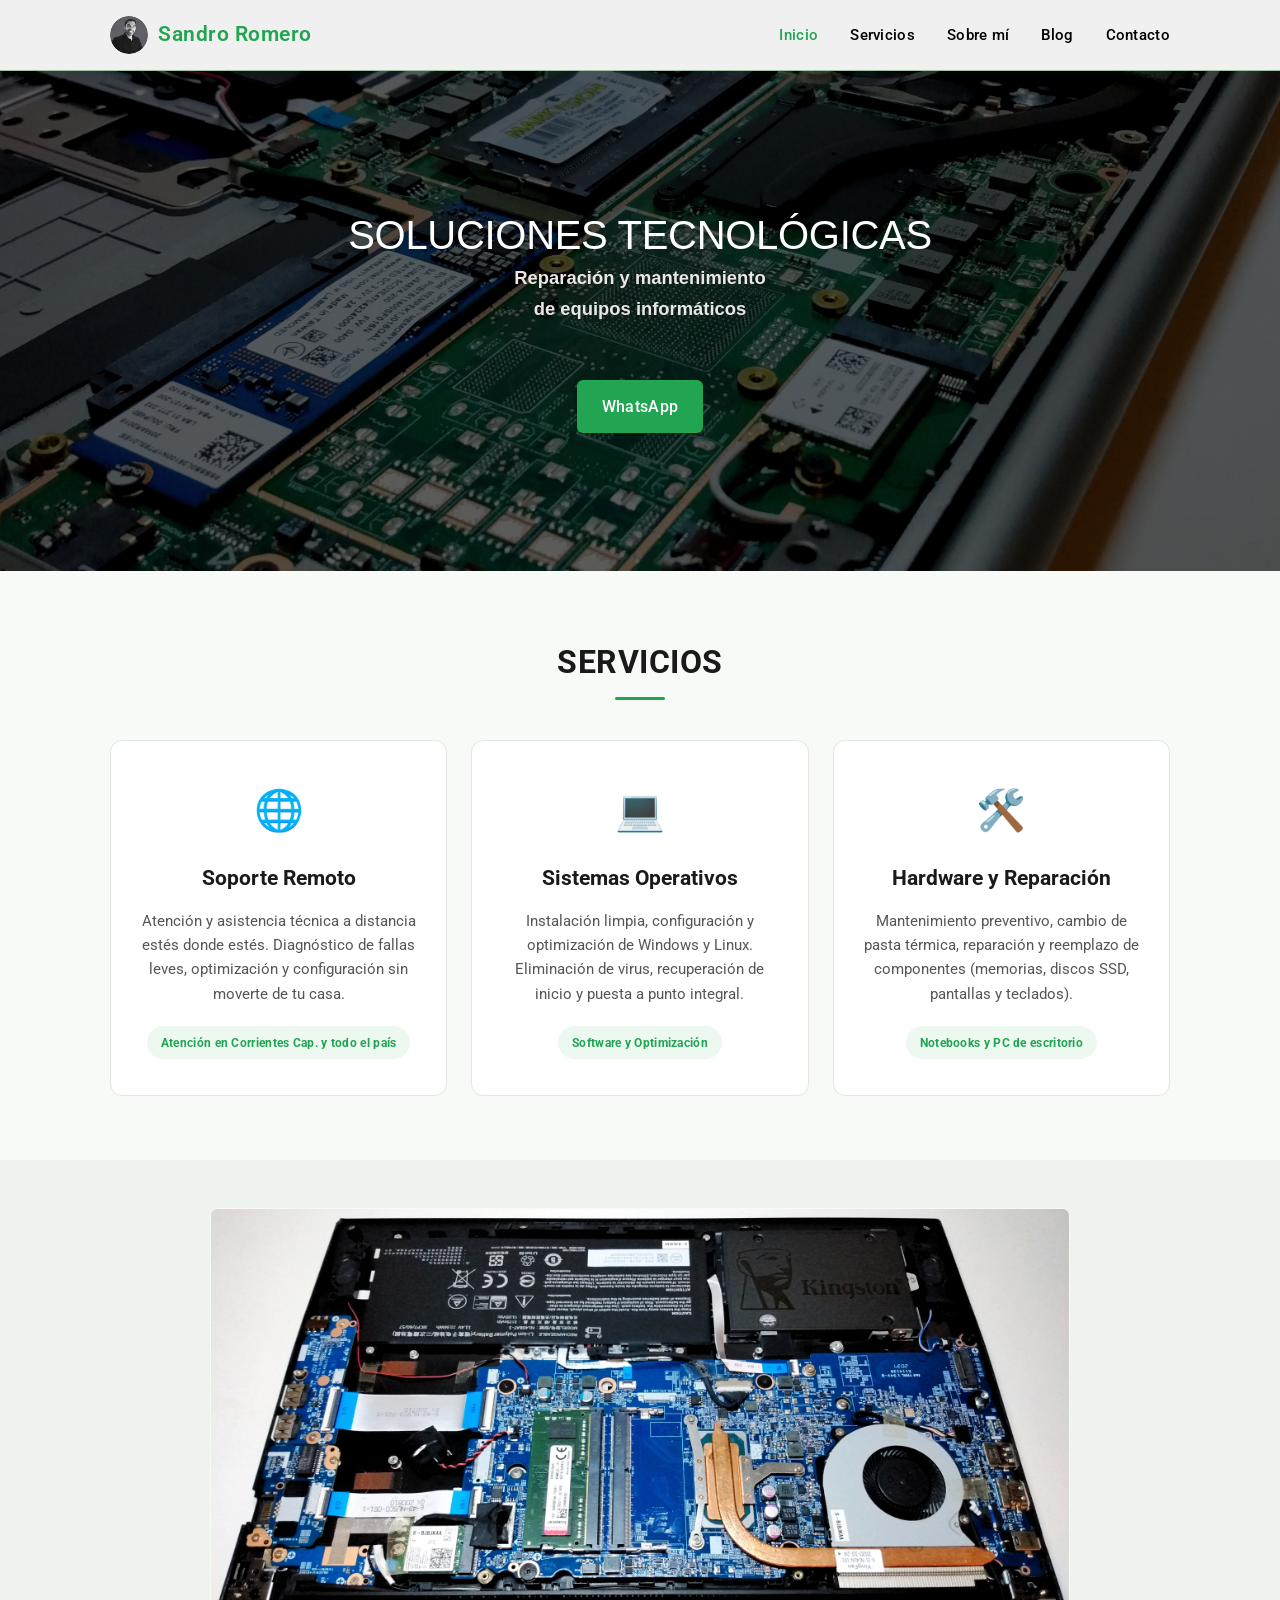
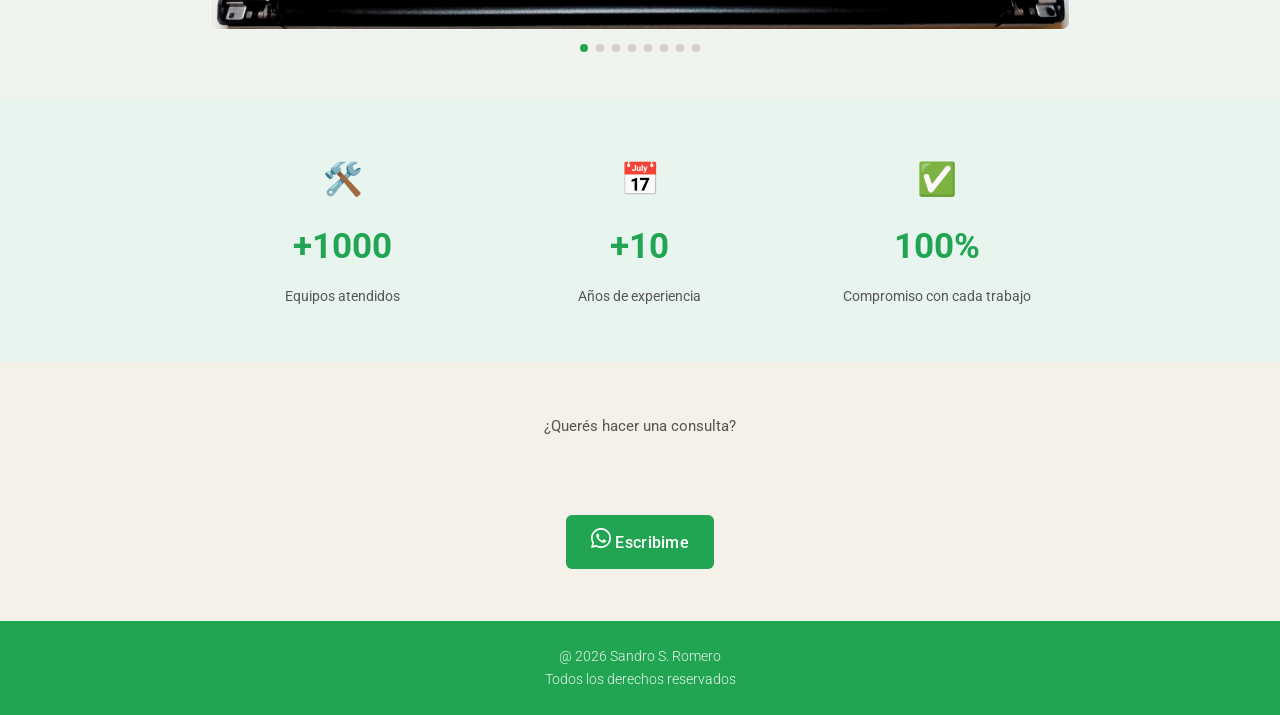
<file: index.html>
<!DOCTYPE html>
<html lang="es">
<head>
  <!-- ============================================================
       HEAD — Configuración de la página
       ============================================================ -->

<!-- Google tag (gtag.js) ANALIZADOR DE VISITAS-->
<script async src="https://www.googletagmanager.com/gtag/js?id=G-05JNLWQJ3Y"></script>
<script>
  window.dataLayer = window.dataLayer || [];
  function gtag(){dataLayer.push(arguments);}
  gtag('js', new Date());

  gtag('config', 'G-05JNLWQJ3Y');
</script>



  <meta charset="UTF-8">
  <meta name="viewport" content="width=device-width, initial-scale=1.0">

  <!-- Título: ahora prioriza tu nombre como marca personal -->
  <title>Sandro Romero — Técnico en Informática · Corrientes</title>

  <meta name="description" content="Sandro Romero, técnico en informática en Corrientes. Reparación, mantenimiento y tecnología aplicada a PC y notebooks.">

  <link rel="stylesheet" href="css/styles.css">
</head>

<body>

  <!-- ============================================================
       HEADER — Encabezado / Barra de navegación
       ============================================================ -->

  <header>
    <div class="header-inner">

      <a href="index.html" class="logo">
  <img src="img/foto-perfil.jpeg" alt="Sandro Romero">
  <span>Sandro Romero</span>
</a>

      <!-- MENÚ actualizado: agrega Sobre mí y Proyectos -->
      <nav>
        <ul id="nav-menu">
          <li><a href="index.html" class="active">Inicio</a></li>
          <li><a href="servicios.html">Servicios</a></li>
          <li><a href="sobre-mi.html">Sobre mí</a></li>
          <li><a href="blog.html">Blog</a></li>
          <li><a href="contacto.html">Contacto</a></li>
        </ul>
      </nav>

      <button class="hamburger" id="hamburger" aria-label="Abrir menú">
        <span></span>
        <span></span>
        <span></span>
      </button>

    </div>
  </header>


  <!-- ============================================================
       SECCIÓN HERO — Ahora habla de VOS, no del "servicio"
       ============================================================ -->

  <section class="hero">

     <picture class="hero-image">
        <!-- Imagen para celular -->
        <source media="(max-width: 768px)" srcset="img/hero-celular.jpg">

        <!-- Imagen para PC -->
        <img src="img/hero-pc.jpg" alt="Soluciones informáticas">
    </picture>

    <div class="hero-content">
        <h1>SOLUCIONES TECNOLÓGICAS</h1>
        <h2>Reparación y mantenimiento<br>de equipos informáticos</h2>
        <p></p>
    

<a href="https://wa.me/5493794671403" class="btn-whatsapp" target="_blank" rel="noopener">
    WhatsApp
</a>
</div>
  </section>

<!-- ============================================================
     SECCIÓN SERVICIOS PRINCIPALES (LIMPIA)
     ============================================================ -->
<section class="services-clean">
  <div class="container">
    <h2 class="services-clean-title">SERVICIOS</h2>
    <div class="services-clean-divider"></div>

    <div class="services-clean-grid">
      
      <!-- Tarjeta 1 -->
      <div class="service-clean-card">
        <div class="service-icon">🌐</div>
        <h3>Soporte Remoto</h3>
        <p>Atención y asistencia técnica a distancia estés donde estés. Diagnóstico de fallas leves, optimización y configuración sin moverte de tu casa.</p>
        <span class="service-tag">Atención en Corrientes Cap. y todo el país</span>
      </div>

      <!-- Tarjeta 2 -->
      <div class="service-clean-card">
        <div class="service-icon">💻</div>
        <h3>Sistemas Operativos</h3>
        <p>Instalación limpia, configuración y optimización de Windows y Linux. Eliminación de virus, recuperación de inicio y puesta a punto integral.</p>
        <span class="service-tag">Software y Optimización</span>
      </div>

      <!-- Tarjeta 3 -->
      <div class="service-clean-card">
        <div class="service-icon">🛠️</div>
        <h3>Hardware y Reparación</h3>
        <p>Mantenimiento preventivo, cambio de pasta térmica, reparación y reemplazo de componentes (memorias, discos SSD, pantallas y teclados).</p>
        <span class="service-tag">Notebooks y PC de escritorio</span>
      </div>

    </div>
  </div>
</section>



  <!-- ============================================================
       SECCIÓN CARRUSEL DE FOTOS
       ============================================================ -->

  <section class="carousel-section">
    <div class="carousel-wrapper">

      <div class="carousel-track" id="carouselTrack">

        <div class="carousel-slide">
          <img src="img/notebook-abierto.jpeg" alt="Notebook abierto">
        </div>

        <div class="carousel-slide">
          <img src="img/netbook-g15.jpg" alt="Netbook del gobierno">
        </div>

        <div class="carousel-slide">
          <img src="img/pc-standar.jpg" alt="PC de oficina">
        </div>

        <div class="carousel-slide">
          <img src="img/notebook-office.jpg" alt="Office instalada">
        </div>

        <div class="carousel-slide">
          <img src="img/pc-gamer.jpg" alt="PC de alto rendimiento">
        </div>

        <div class="carousel-slide">
          <img src="img/notebook-gamer.jpg" alt="Notebook gamer">
        </div>

        <div class="carousel-slide">
          <img src="img/pc-standar-2.jpg" alt="PC standar">
        </div>

        <div class="carousel-slide">
          <img src="img/pasta-termica.jpeg" alt="Colocación de pasta térmica">
        </div>

      </div><!-- fin .carousel-track -->

    </div><!-- fin .carousel-wrapper -->

    <div class="carousel-dots" id="carouselDots"></div>

  </section><!-- fin .carousel-section -->


  

  <!-- ============================================================
       SECCIÓN ESTADÍSTICAS
       ============================================================ -->

  <section class="stats-section">
    <div class="stats-grid">

      <div>
        <span class="stat-icon">🛠️</span>
        <span class="stat-number">+1000</span>
        <span class="stat-label">Equipos atendidos</span>
      </div>

      <div>
        <span class="stat-icon">📅</span>
        <span class="stat-number">+10</span>
        <span class="stat-label">Años de experiencia</span>
      </div>

      <div>
        <span class="stat-icon">✅</span>
        <span class="stat-number">100%</span>
        <span class="stat-label">Compromiso con cada trabajo</span>
      </div>

    </div>
  </section>


  <!-- ============================================================
       SECCIÓN CONTACTO / WHATSAPP — ahora más discreta
       ============================================================ -->

  <section class="whatsapp-section">
    <p>¿Querés hacer una consulta?</p>

    <a
      href="https://wa.me/5493794671403?text=Hola%20Sandro%2C%20necesito%20ayuda%20con%20mi%20equipo"
      target="_blank"
      rel="noopener noreferrer"
      class="btn-whatsapp"
    >
      <svg viewBox="0 0 32 32" xmlns="http://www.w3.org/2000/svg" aria-hidden="true">
        <path d="M16 0C7.163 0 0 7.163 0 16c0 2.822.738 5.47 2.027 7.773L0 32l8.468-2.002A15.93 15.93 0 0016 32c8.837 0 16-7.163 16-16S24.837 0 16 0zm0 29.333a13.267 13.267 0 01-6.77-1.853l-.484-.287-5.025 1.187 1.236-4.895-.316-.503A13.267 13.267 0 012.667 16C2.667 8.636 8.636 2.667 16 2.667S29.333 8.636 29.333 16 23.364 29.333 16 29.333zm7.27-9.946c-.399-.2-2.36-1.164-2.726-1.296-.366-.133-.633-.2-.9.2-.266.399-1.031 1.296-1.265 1.562-.233.266-.466.3-.865.1-.4-.2-1.688-.622-3.215-1.984-1.188-1.06-1.99-2.37-2.223-2.77-.233-.4-.025-.615.175-.814.18-.18.4-.466.6-.7.2-.233.266-.4.4-.666.133-.266.066-.5-.033-.7-.1-.2-.9-2.164-1.232-2.964-.325-.78-.656-.674-.9-.687-.233-.012-.5-.015-.766-.015s-.7.1-.9.5c-.266.466-.933 1.265-1.03 3.031-.003.05-.003.104-.003.155 0 1.74.618 3.33 1.728 4.634.2.233 2.726 4.164 6.605 5.677 3.879 1.513 3.879 1.008 4.578.945.7-.066 2.26-.925 2.58-1.816.32-.89.32-1.654.225-1.814-.093-.16-.36-.26-.76-.46z"/>
      </svg>
      Escribime
    </a>
  </section>



  <!-- ============================================================
       FOOTER — Pie de página
       ============================================================ -->

  <footer>
    <p>@ 2026 Sandro S. Romero <br>Todos los derechos reservados</p>
  </footer>


  <!-- ============================================================
       JAVASCRIPT — Carrusel y menú hamburguesa
       ============================================================
       NOTA: saqué las referencias a "prevBtn" y "nextBtn" que tenías
       en el script original — esos botones no existen en el HTML,
       así que esas líneas rompían el JavaScript (frenaban el
       autoplay y cualquier script que viniera después). El carrusel
       ahora solo usa autoplay + los puntos indicadores, que son los
       controles que sí tenés en el HTML.
       ============================================================ -->

  <script>

    /* ---- MENÚ HAMBURGUESA ---- */

    const hamburger = document.getElementById('hamburger');
    const navMenu   = document.getElementById('nav-menu');

    hamburger.addEventListener('click', () => {
      navMenu.classList.toggle('open');
    });

    navMenu.querySelectorAll('a').forEach(link => {
      link.addEventListener('click', () => {
        navMenu.classList.remove('open');
      });
    });


    /* ---- CARRUSEL ---- */

    const track    = document.getElementById('carouselTrack');
    const slides   = track.querySelectorAll('.carousel-slide');
    const dotsWrap = document.getElementById('carouselDots');

    let current = 0;

    // Crear puntos indicadores
    slides.forEach((_, i) => {
      const dot = document.createElement('button');
      dot.classList.add('dot');
      dot.setAttribute('aria-label', 'Ir al slide ' + (i + 1));
      if (i === 0) dot.classList.add('active');
      dot.addEventListener('click', () => goTo(i));
      dotsWrap.appendChild(dot);
    });

    // Función para ir a un slide
    function goTo(index) {
      current = (index + slides.length) % slides.length;
      track.style.transform = 'translateX(-' + (current * 100) + '%)';
      dotsWrap.querySelectorAll('.dot').forEach((dot, i) => {
        dot.classList.toggle('active', i === current);
      });
    }

    // Avance automático cada 4 segundos
    // Para cambiar la velocidad, modificá el número (en milisegundos)
    setInterval(() => goTo(current + 1), 4000);

  </script>

</body>
</html>
</file>
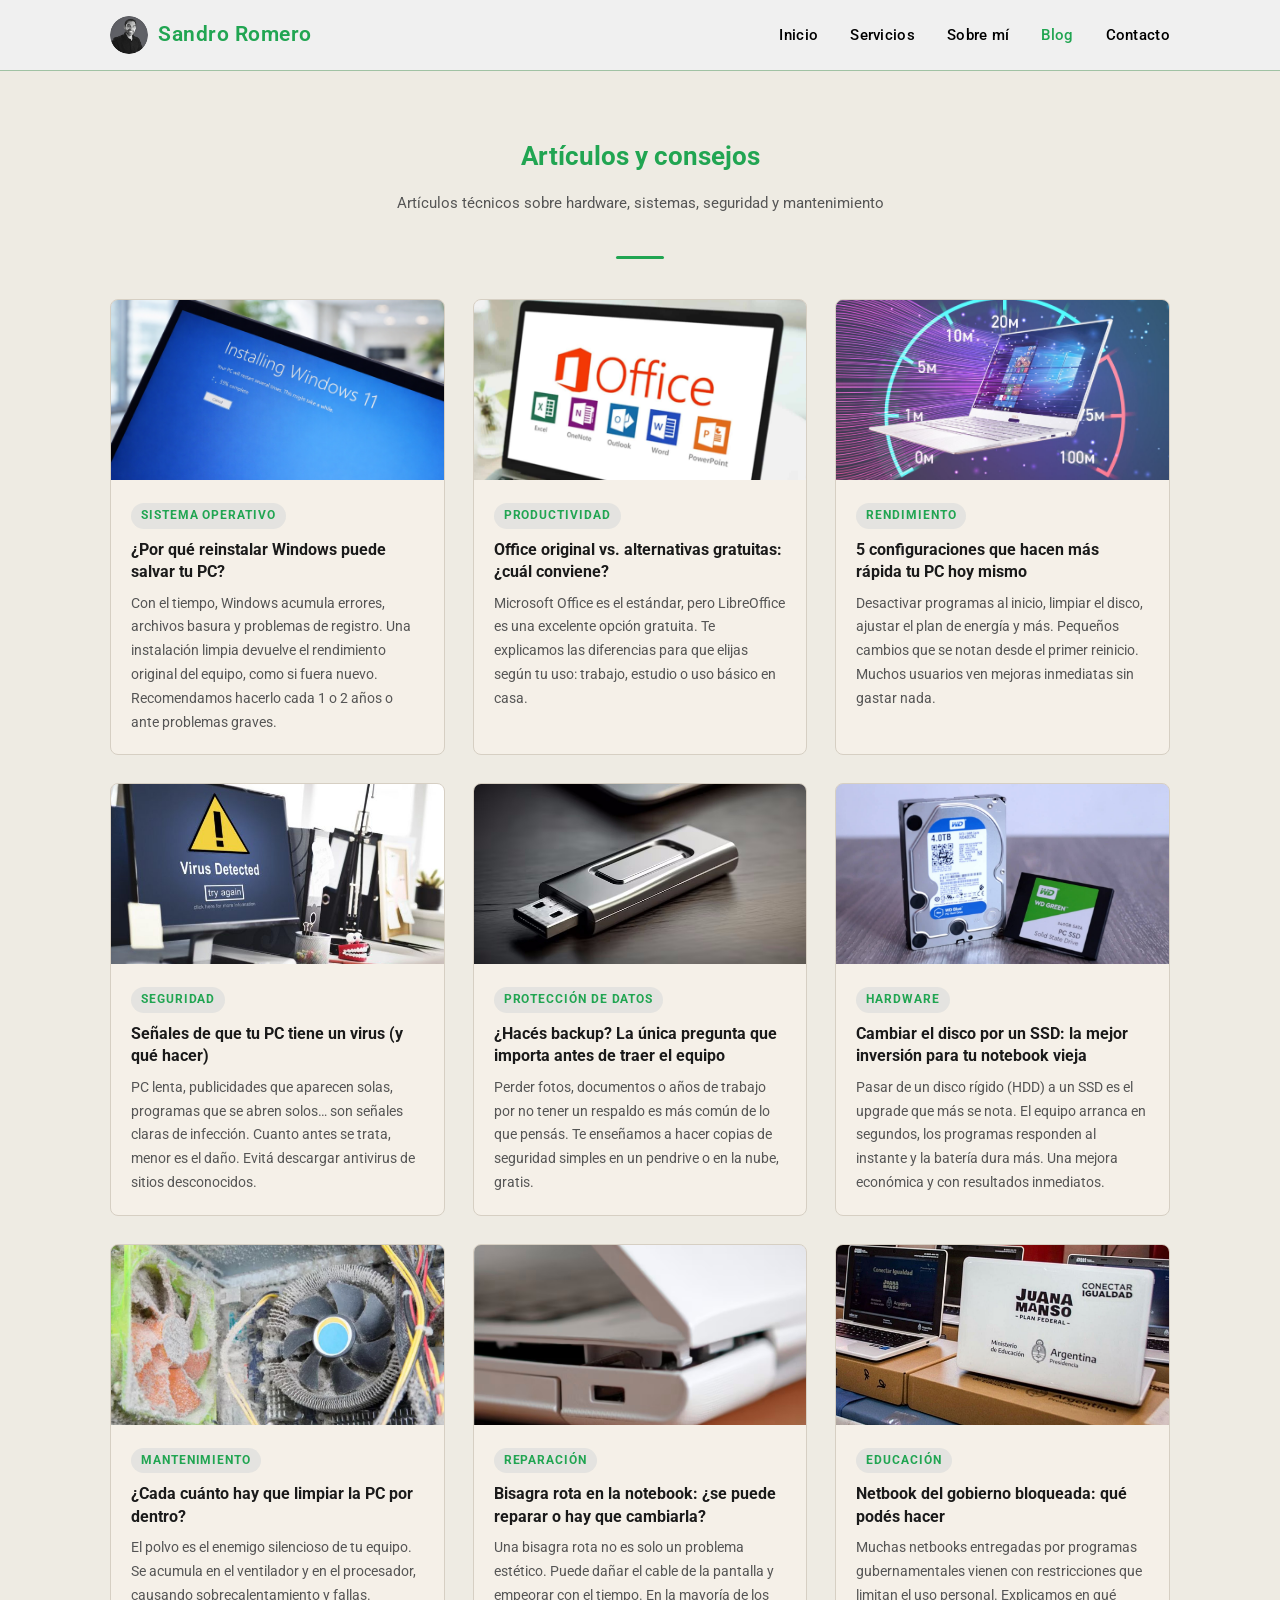
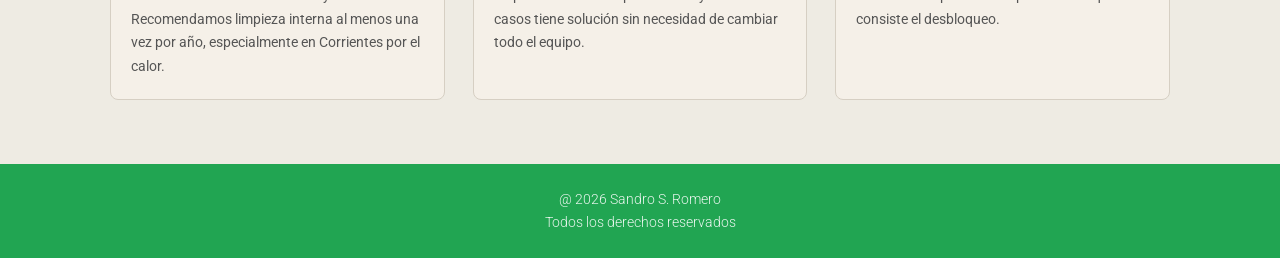
<file: blog.html>
<!DOCTYPE html>
<html lang="es">
<head>
  <!-- ============================================================
       HEAD — Configuración de la página
       ============================================================ -->

  <meta charset="UTF-8">
  <meta name="viewport" content="width=device-width, initial-scale=1.0">

  <!-- Título: ahora prioriza tu nombre como marca personal -->
  <title>Sandro Romero — Técnico en Informática · Corrientes</title>

  <meta name="description" content="Sandro Romero, técnico en informática en Corrientes. Reparación, mantenimiento y tecnología aplicada a PC y notebooks.">

  <link rel="stylesheet" href="css/styles.css">
</head>

<body>

  <!-- ============================================================
       HEADER — Encabezado / Barra de navegación
       ============================================================ -->

  <header>
    <div class="header-inner">

      <a href="index.html" class="logo">
  <img src="img/foto-perfil.jpeg" alt="Sandro Romero">
  <span>Sandro Romero</span>
</a>

      <!-- MENÚ actualizado: agrega Sobre mí y Proyectos -->
      <nav>
        <ul id="nav-menu">
          <li><a href="index.html">Inicio</a></li>
          <li><a href="servicios.html">Servicios</a></li>
          <li><a href="sobre-mi.html">Sobre mí</a></li>
          <li><a href="blog.html" class="active">Blog</a></li>
          <li><a href="contacto.html">Contacto</a></li>
        </ul>
      </nav>

      <button class="hamburger" id="hamburger" aria-label="Abrir menú">
        <span></span>
        <span></span>
        <span></span>
      </button>

    </div>
  </header>

  <script>
  const hamburger = document.getElementById("hamburger");
  const navMenu = document.getElementById("nav-menu");

  hamburger.addEventListener("click", () => {
    navMenu.classList.toggle("open");
  });
</script>

</body>
</html>

  <!-- ============================================================
       SECCIÓN BLOG (ahora "Conocimientos" — mismo contenido)
       ============================================================ -->

  <section class="blog-section">
    <h2 class="section-title">Artículos y consejos</h2>
    <p class="section-subtitle">Artículos técnicos sobre hardware, sistemas, seguridad y mantenimiento</p>
    <div class="section-divider"></div>

    <div class="blog-grid">

      <article class="blog-card">
        <div class="blog-img"><img src="img/Instalando-windows.png" alt="Instalación Windows"></div>
        <div class="blog-body">
          <span class="blog-tag">Sistema Operativo</span>
          <h3>¿Por qué reinstalar Windows puede salvar tu PC?</h3>
          <p>Con el tiempo, Windows acumula errores, archivos basura y problemas de registro. Una instalación limpia devuelve el rendimiento original del equipo, como si fuera nuevo. Recomendamos hacerlo cada 1 o 2 años o ante problemas graves.</p>
        </div>
      </article>

      <article class="blog-card">
        <div class="blog-img"><img src="img/Instalacion-office.jpg" alt="Instalación Office"></div>
        <div class="blog-body">
          <span class="blog-tag">Productividad</span>
          <h3>Office original vs. alternativas gratuitas: ¿cuál conviene?</h3>
          <p>Microsoft Office es el estándar, pero LibreOffice es una excelente opción gratuita. Te explicamos las diferencias para que elijas según tu uso: trabajo, estudio o uso básico en casa.</p>
        </div>
      </article>

      <article class="blog-card">
        <div class="blog-img"><img src="img/Rendimiento.jpg" alt="Rendimiento del equipo"></div>
        <div class="blog-body">
          <span class="blog-tag">Rendimiento</span>
          <h3>5 configuraciones que hacen más rápida tu PC hoy mismo</h3>
          <p>Desactivar programas al inicio, limpiar el disco, ajustar el plan de energía y más. Pequeños cambios que se notan desde el primer reinicio. Muchos usuarios ven mejoras inmediatas sin gastar nada.</p>
        </div>
      </article>

      <article class="blog-card">
        <div class="blog-img"><img src="img/Virus.jpg" alt="Virus-en-PC"></div>
        <div class="blog-body">
          <span class="blog-tag">Seguridad</span>
          <h3>Señales de que tu PC tiene un virus (y qué hacer)</h3>
          <p>PC lenta, publicidades que aparecen solas, programas que se abren solos… son señales claras de infección. Cuanto antes se trata, menor es el daño. Evitá descargar antivirus de sitios desconocidos.</p>
        </div>
      </article>

      <article class="blog-card">
        <div class="blog-img"><img src="img/Pendrive.jpg" alt="Pendrive-para-backups"></div>
        <div class="blog-body">
          <span class="blog-tag">Protección de datos</span>
          <h3>¿Hacés backup? La única pregunta que importa antes de traer el equipo</h3>
          <p>Perder fotos, documentos o años de trabajo por no tener un respaldo es más común de lo que pensás. Te enseñamos a hacer copias de seguridad simples en un pendrive o en la nube, gratis.</p>
        </div>
      </article>

      <article class="blog-card">
        <div class="blog-img"><img src="img/hdd-ssd.jpg" alt="HDD vs SSD"></div>
        <div class="blog-body">
          <span class="blog-tag">Hardware</span>
          <h3>Cambiar el disco por un SSD: la mejor inversión para tu notebook vieja</h3>
          <p>Pasar de un disco rígido (HDD) a un SSD es el upgrade que más se nota. El equipo arranca en segundos, los programas responden al instante y la batería dura más. Una mejora económica y con resultados inmediatos.</p>
        </div>
      </article>

      <article class="blog-card">
        <div class="blog-img"><img src="img/Mantenimiento-pc.jpg" alt="Mantenimiento de una PC"></div>
        <div class="blog-body">
          <span class="blog-tag">Mantenimiento</span>
          <h3>¿Cada cuánto hay que limpiar la PC por dentro?</h3>
          <p>El polvo es el enemigo silencioso de tu equipo. Se acumula en el ventilador y en el procesador, causando sobrecalentamiento y fallas. Recomendamos limpieza interna al menos una vez por año, especialmente en Corrientes por el calor.</p>
        </div>
      </article>

      <article class="blog-card">
        <div class="blog-img"><img src="img/Bisagras.jpg" alt="Bisagras rotas de notebook"></div>
        <div class="blog-body">
          <span class="blog-tag">Reparación</span>
          <h3>Bisagra rota en la notebook: ¿se puede reparar o hay que cambiarla?</h3>
          <p>Una bisagra rota no es solo un problema estético. Puede dañar el cable de la pantalla y empeorar con el tiempo. En la mayoría de los casos tiene solución sin necesidad de cambiar todo el equipo.</p>
        </div>
      </article>

      <article class="blog-card">
        <div class="blog-img"><img src="img/Netbook-del-gobierno.jpg" alt="Desbloqueo de netbook del gobierno"></div>
        <div class="blog-body">
          <span class="blog-tag">Educación</span>
          <h3>Netbook del gobierno bloqueada: qué podés hacer</h3>
          <p>Muchas netbooks entregadas por programas gubernamentales vienen con restricciones que limitan el uso personal. Explicamos en qué consiste el desbloqueo.</p>
        </div>
      </article>

    </div><!-- fin .blog-grid -->
  </section>


  <!-- ============================================================
       FOOTER — Pie de página
       ============================================================ -->

  <footer>
    <p>@ 2026 Sandro S. Romero <br>Todos los derechos reservados</p>
  </footer>
</file>
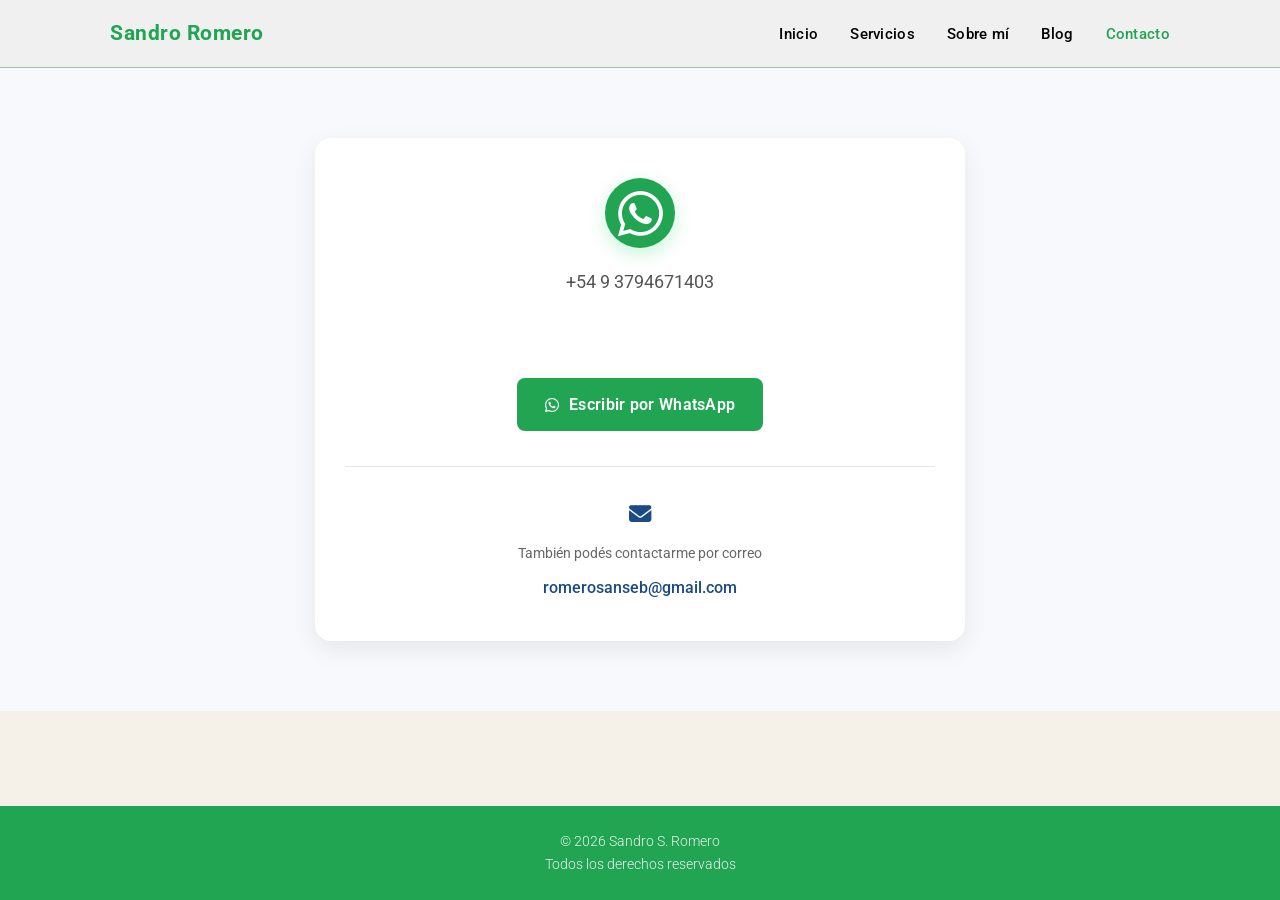
<file: contacto.html>
<!DOCTYPE html>
<html lang="es">
<head>
  <meta charset="UTF-8">
  <meta name="viewport" content="width=device-width, initial-scale=1.0">

  <title>Contacto — Sandro Romero · Técnico en Informática</title>

  <link rel="stylesheet" href="css/styles.css">

  <!-- Font Awesome - Iconos -->
  <link rel="stylesheet"
        href="https://cdnjs.cloudflare.com/ajax/libs/font-awesome/6.5.2/css/all.min.css">

  <style>

    /* ================================
       ESTRUCTURA GENERAL
       ================================= */

    body {
      min-height: 100vh;
      display: flex;
      flex-direction: column;
    }

    main {
      flex: 1;
    }


    /* ================================
       SECCIÓN CONTACTO
       ================================= */

    .contacto {
      min-height: 65vh;
      display: flex;
      justify-content: center;
      align-items: center;
      padding: 70px 20px;
      background: #f7f9fc;
    }

    .contacto-contenedor {
      width: 100%;
      max-width: 650px;
      text-align: center;
    }

    .contacto-contenedor h1 {
      color: #21A552;
      font-size: 2rem;
      margin-bottom: 12px;
    }

    .contacto-descripcion {
      color: #666;
      font-size: 1rem;
      margin-bottom: 35px;
    }


    /* ================================
       TARJETA
       ================================= */

    .contacto-card {
      background: white;
      padding: 40px 30px;
      border-radius: 16px;
      box-shadow: 0 8px 25px rgba(0, 0, 0, 0.08);
    }


    /* ================================
       WHATSAPP
       ================================= */

    .whatsapp-icon {
      width: 70px;
      height: 70px;
      margin: 0 auto 20px;

      display: flex;
      align-items: center;
      justify-content: center;

      border-radius: 50%;

      background:#21A552 ;
      color: white;

      font-size: 3.2rem;

      box-shadow: 0 6px 18px rgba(37, 211, 102, 0.25);
    }

    .whatsapp-titulo {
      font-size: 1.25rem;
      font-weight: 600;
      color: #333;
      margin-bottom: 8px;
    }

    .numero-whatsapp {
      font-size: 1.1rem;
      color: #555;
      margin-bottom: 25px;
    }


    /* ================================
       BOTÓN WHATSAPP
       ================================= */

    .btn-whatsapp {
      display: inline-flex;
      align-items: center;
      justify-content: center;
      gap: 10px;

      background:#21A552 ;
      color: white;

      text-decoration: none;

      padding: 13px 28px;

      border-radius: 8px;

      font-size: 1rem;
      font-weight: 600;

      transition: all 0.25s ease;
    }

    .btn-whatsapp:hover {
      transform: translateY(-2px);
      box-shadow: 0 6px 15px rgba(37, 211, 102, 0.25);
    }


    /* ================================
       CORREO
       ================================= */

    .correo {
      margin-top: 35px;
      padding-top: 28px;
      border-top: 1px solid #e5e5e5;
    }

    .correo-icon {
      color: #1B4B82;
      font-size: 1.4rem;
      margin-bottom: 8px;
    }

    .correo-titulo {
      color: #666;
      font-size: 0.9rem;
      margin-bottom: 8px;
    }

    .correo a {
      color: #1B4B82;
      font-size: 1rem;
      font-weight: 500;
      text-decoration: none;
    }

    .correo a:hover {
      text-decoration: underline;
    }


    /* ================================
       PIE DE PÁGINA
       ================================= */

    footer {
      margin-top: auto;
    }


    /* ================================
       RESPONSIVE
       ================================= */

    @media (max-width: 600px) {

      .contacto {
        padding: 50px 15px;
      }

      .contacto-contenedor h1 {
        font-size: 1.7rem;
      }

      .contacto-card {
        padding: 35px 20px;
      }

      .whatsapp-icon {
        width: 30px;
        height: 30px;
        font-size: 2.8rem;
      }

    }

  </style>
</head>


<body>

  <!-- ================================
       HEADER
       ================================= -->

  <header>
    <div class="header-inner">

      <a href="index.html" class="logo">
        Sandro Romero
      </a>

      <nav>
        <ul id="nav-menu">
          <li><a href="index.html">Inicio</a></li>
          <li><a href="servicios.html">Servicios</a></li>
          <li><a href="sobre-mi.html">Sobre mí</a></li>
          <li><a href="blog.html">Blog</a></li>
          <li><a href="contacto.html"class="active">Contacto</a></li>
        </ul>
      </nav>


      <button
        class="hamburger"
        id="hamburger"
        aria-label="Abrir menú">

        <span></span>
        <span></span>
        <span></span>

      </button>

    </div>
  </header>



  <!-- ================================
       CONTACTO
       ================================= -->

  <main>

    <section class="contacto">

      <div class="contacto-contenedor">

       

        <div class="contacto-card">


          <!-- WHATSAPP -->

          <div class="whatsapp-icon">
            <i class="fa-brands fa-whatsapp"></i>
          </div>


          <div class="numero-whatsapp">
            +54 9 3794671403
          </div>


          <a
            href="https://wa.me/3794671403"
            target="_blank"
            rel="noopener noreferrer"
            class="btn-whatsapp">

            <i class="fa-brands fa-whatsapp"></i>

            Escribir por WhatsApp

          </a>


          <!-- CORREO -->

          <div class="correo">

            <div class="correo-icon">
              <i class="fa-solid fa-envelope"></i>
            </div>

            <div class="correo-titulo">
              También podés contactarme por correo
            </div>

            <a href="mailto:romerosanseb@gmail.com">
              romerosanseb@gmail.com
            </a>

          </div>


        </div>

      </div>

    </section>

  </main>



  <!-- ================================
       FOOTER
       ================================= -->

  <footer>

    <p>
      © 2026 Sandro S. Romero<br>
      Todos los derechos reservados
    </p>

  </footer>



  <!-- ================================
       MENÚ HAMBURGUESA
       ================================= -->

  <script>

    document
      .getElementById('hamburger')
      .addEventListener('click', () => {

        document
          .getElementById('nav-menu')
          .classList.toggle('open');

      });

  </script>

</body>
</html>
</file>
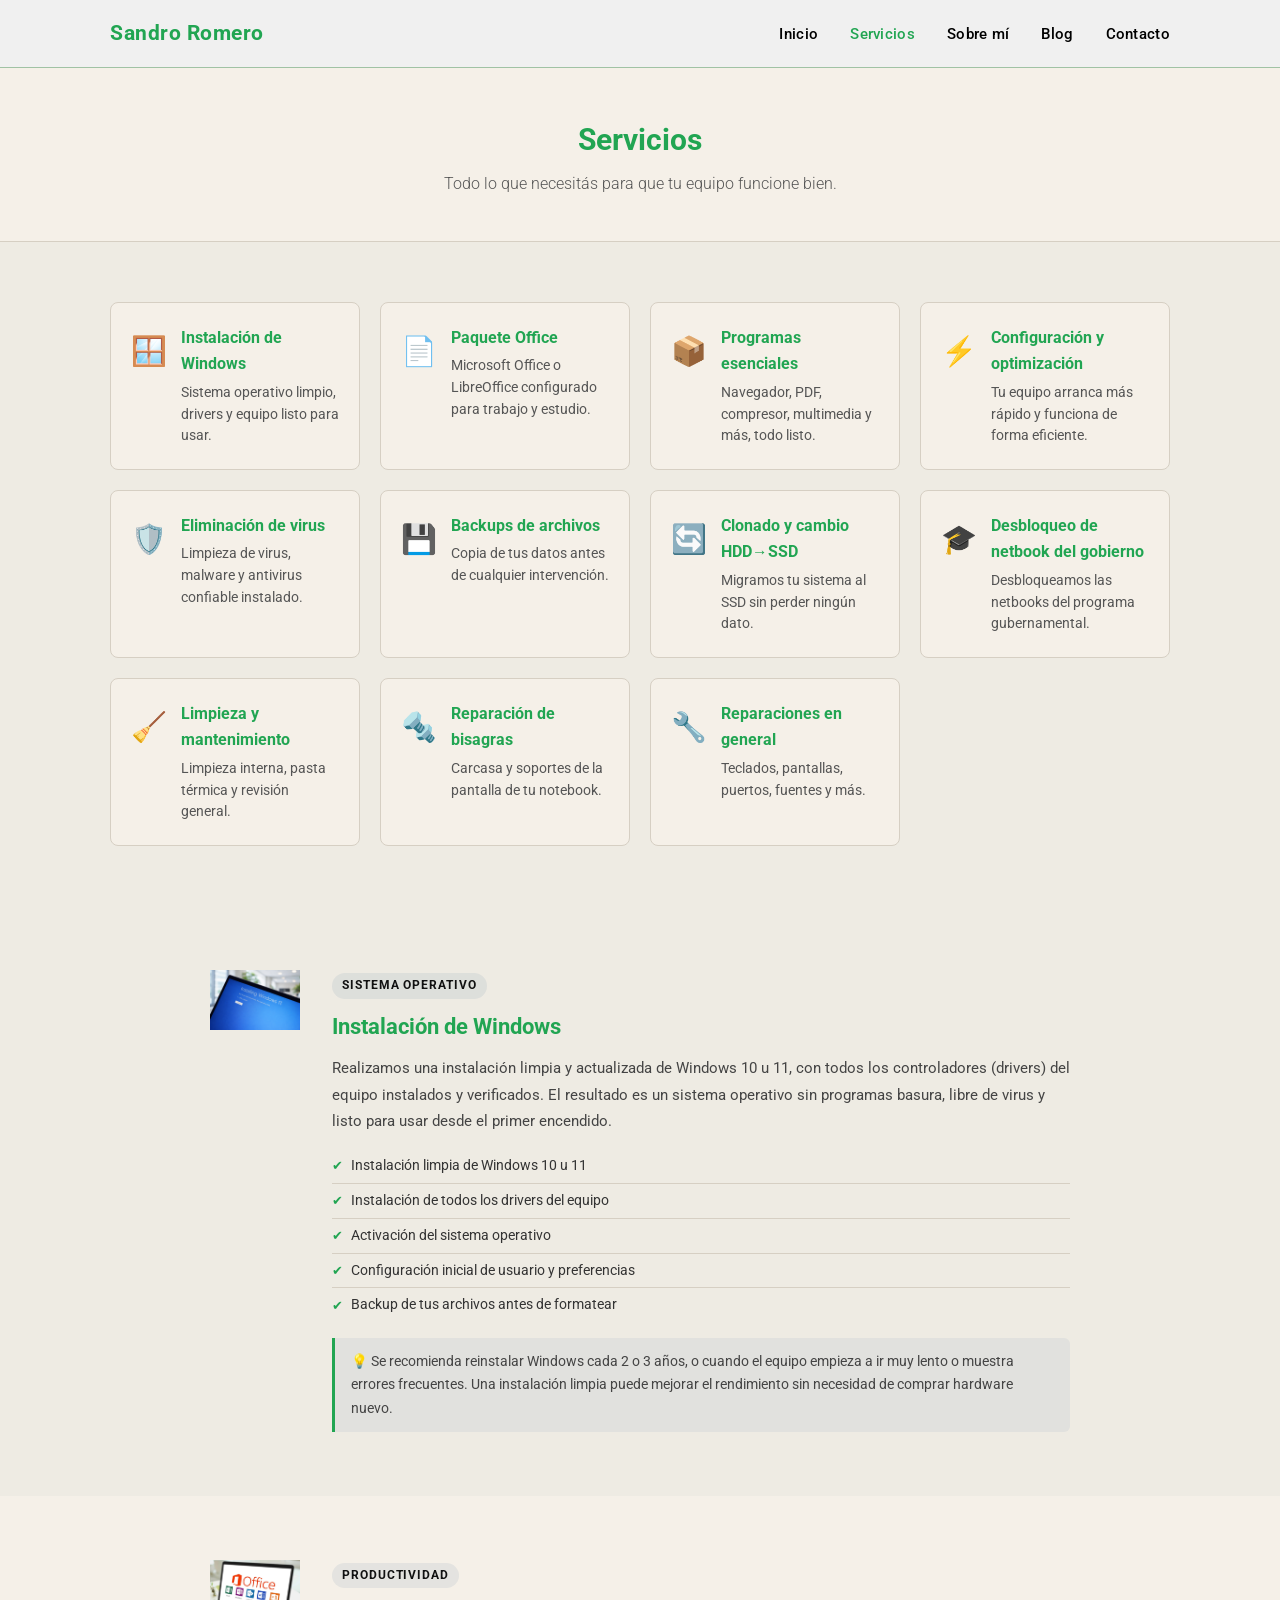
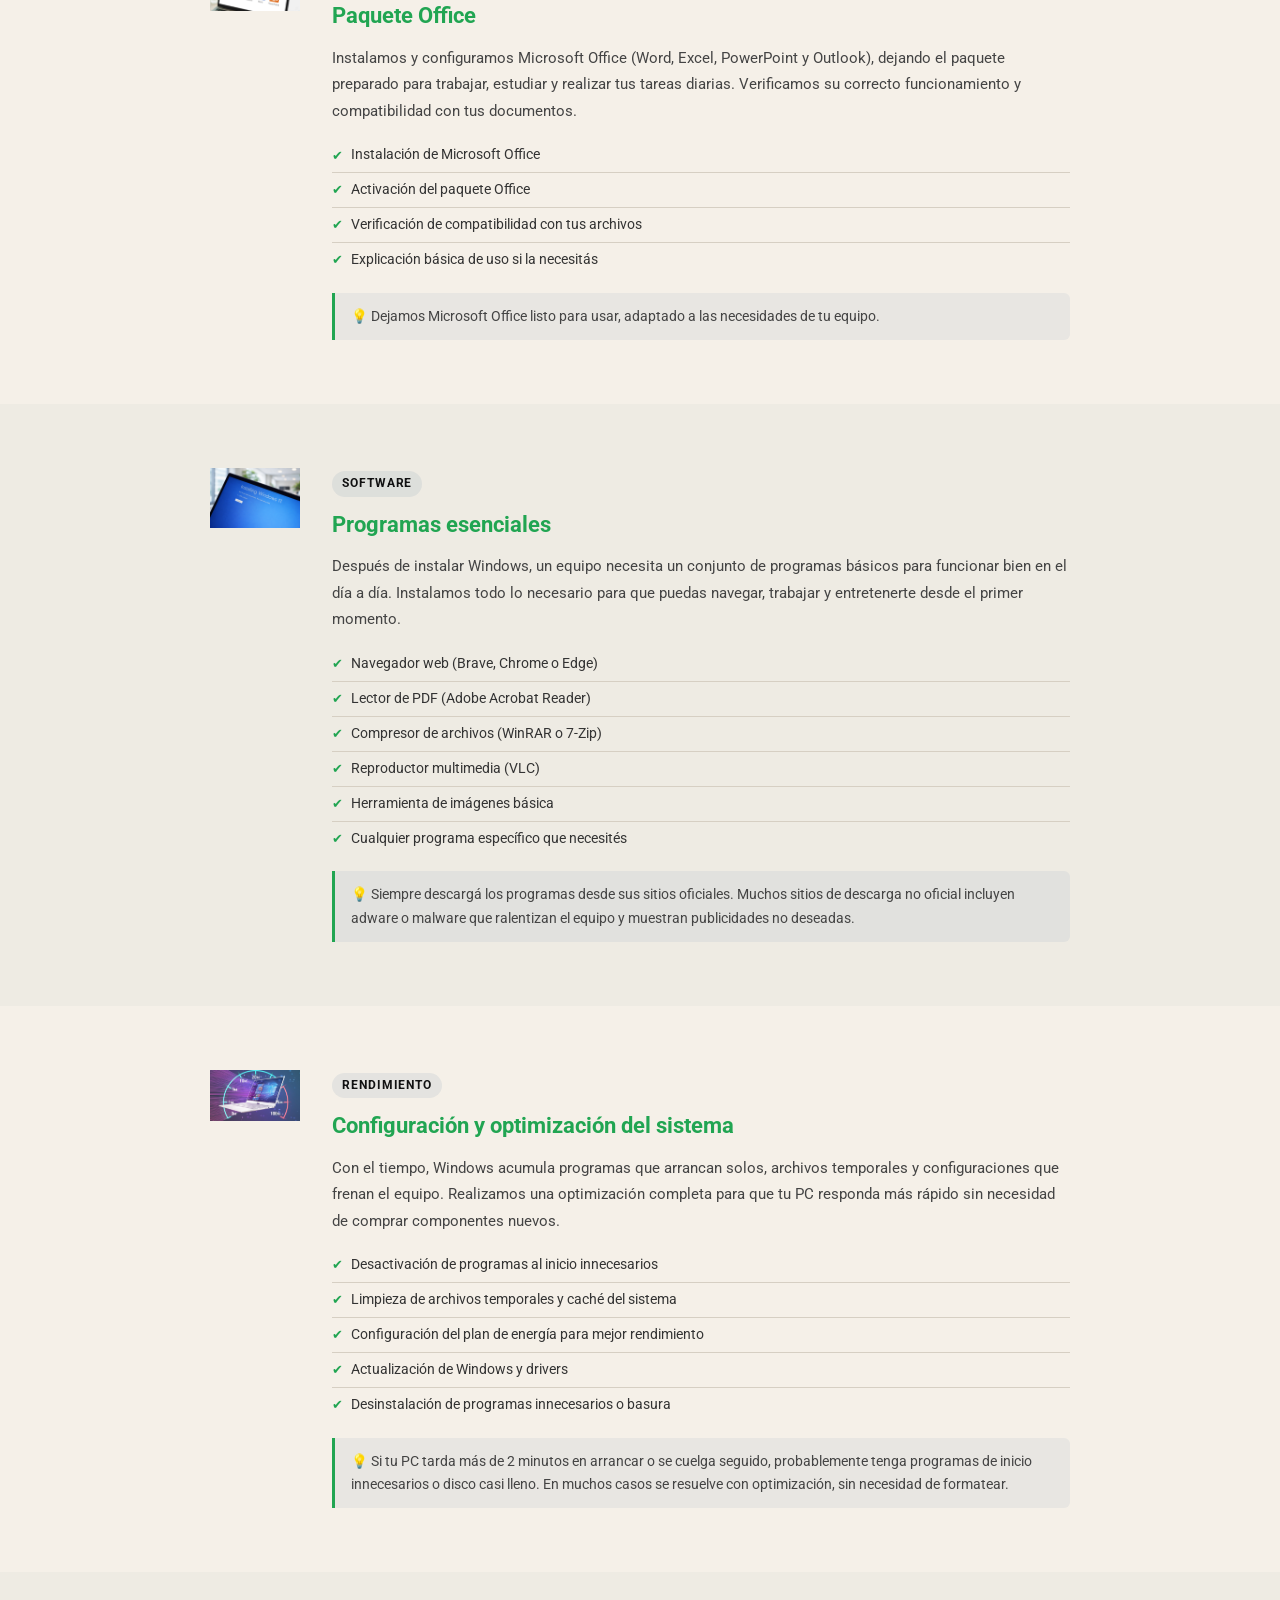
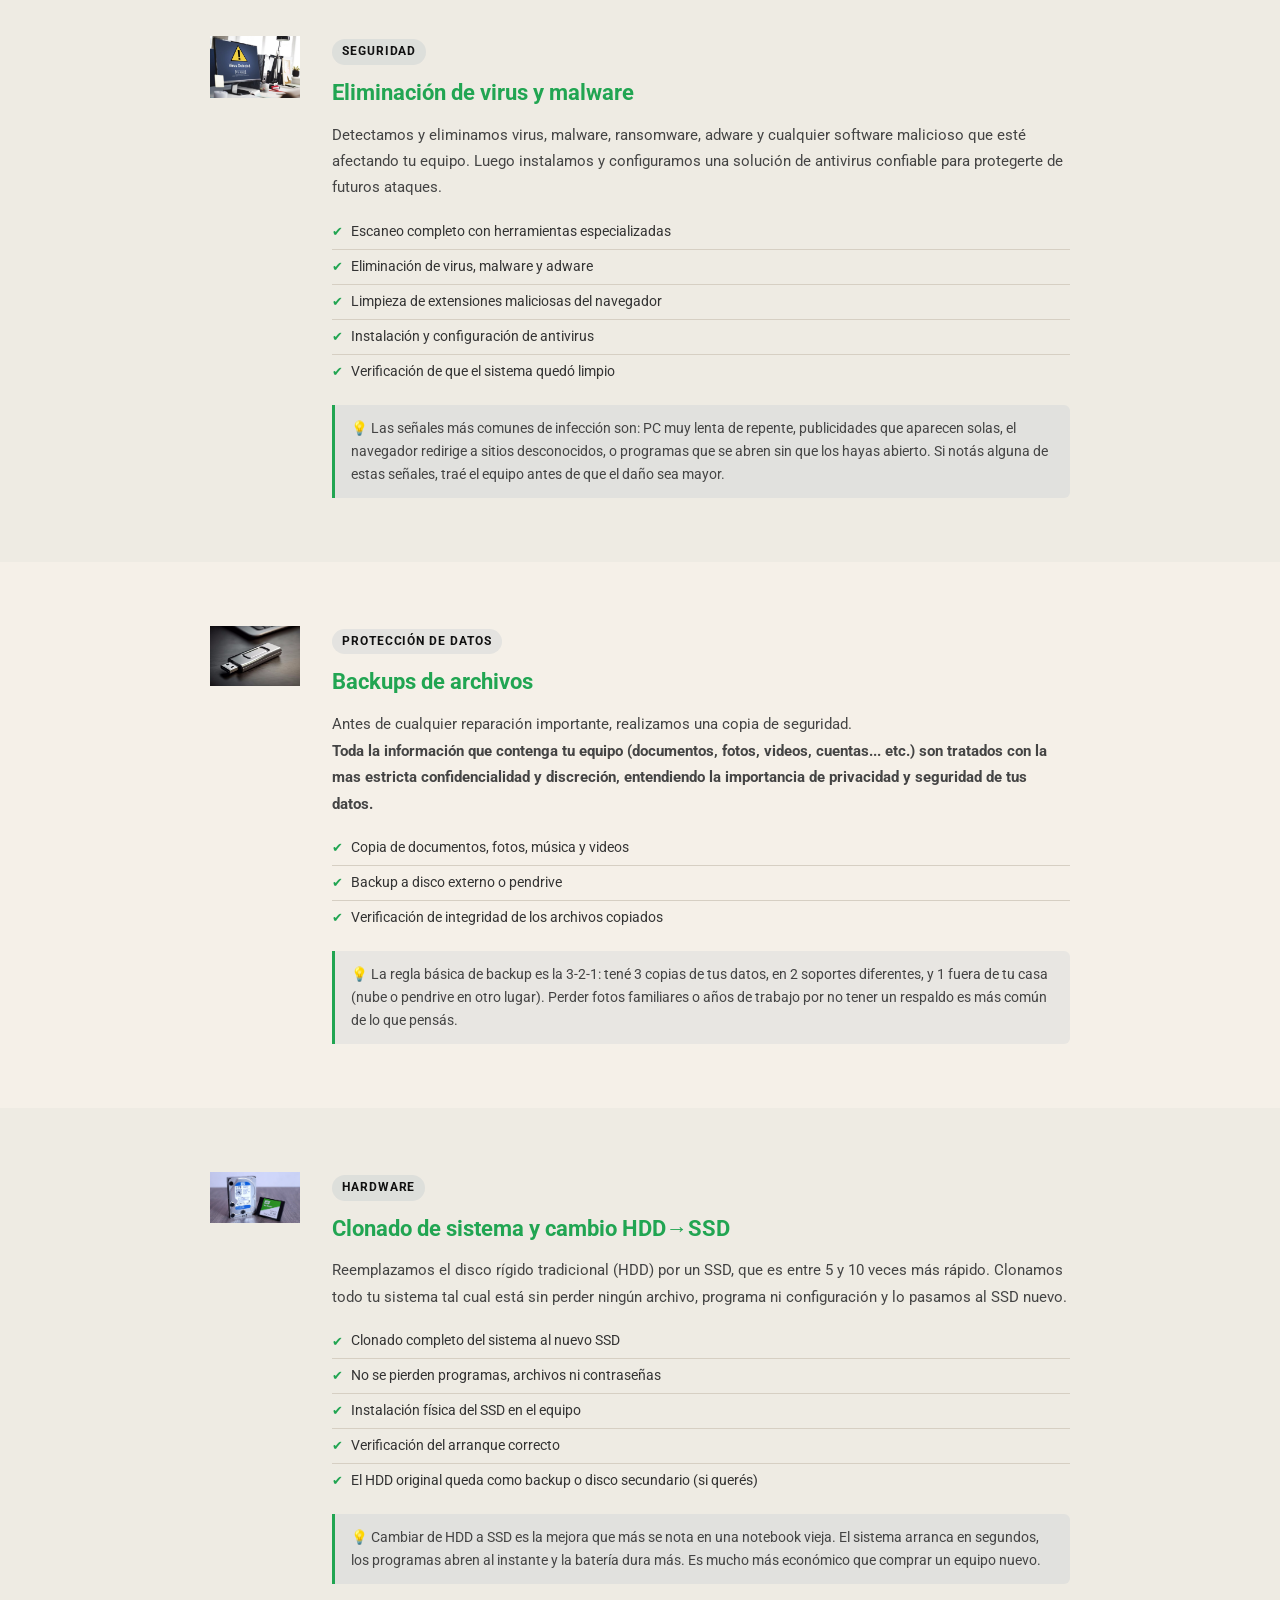
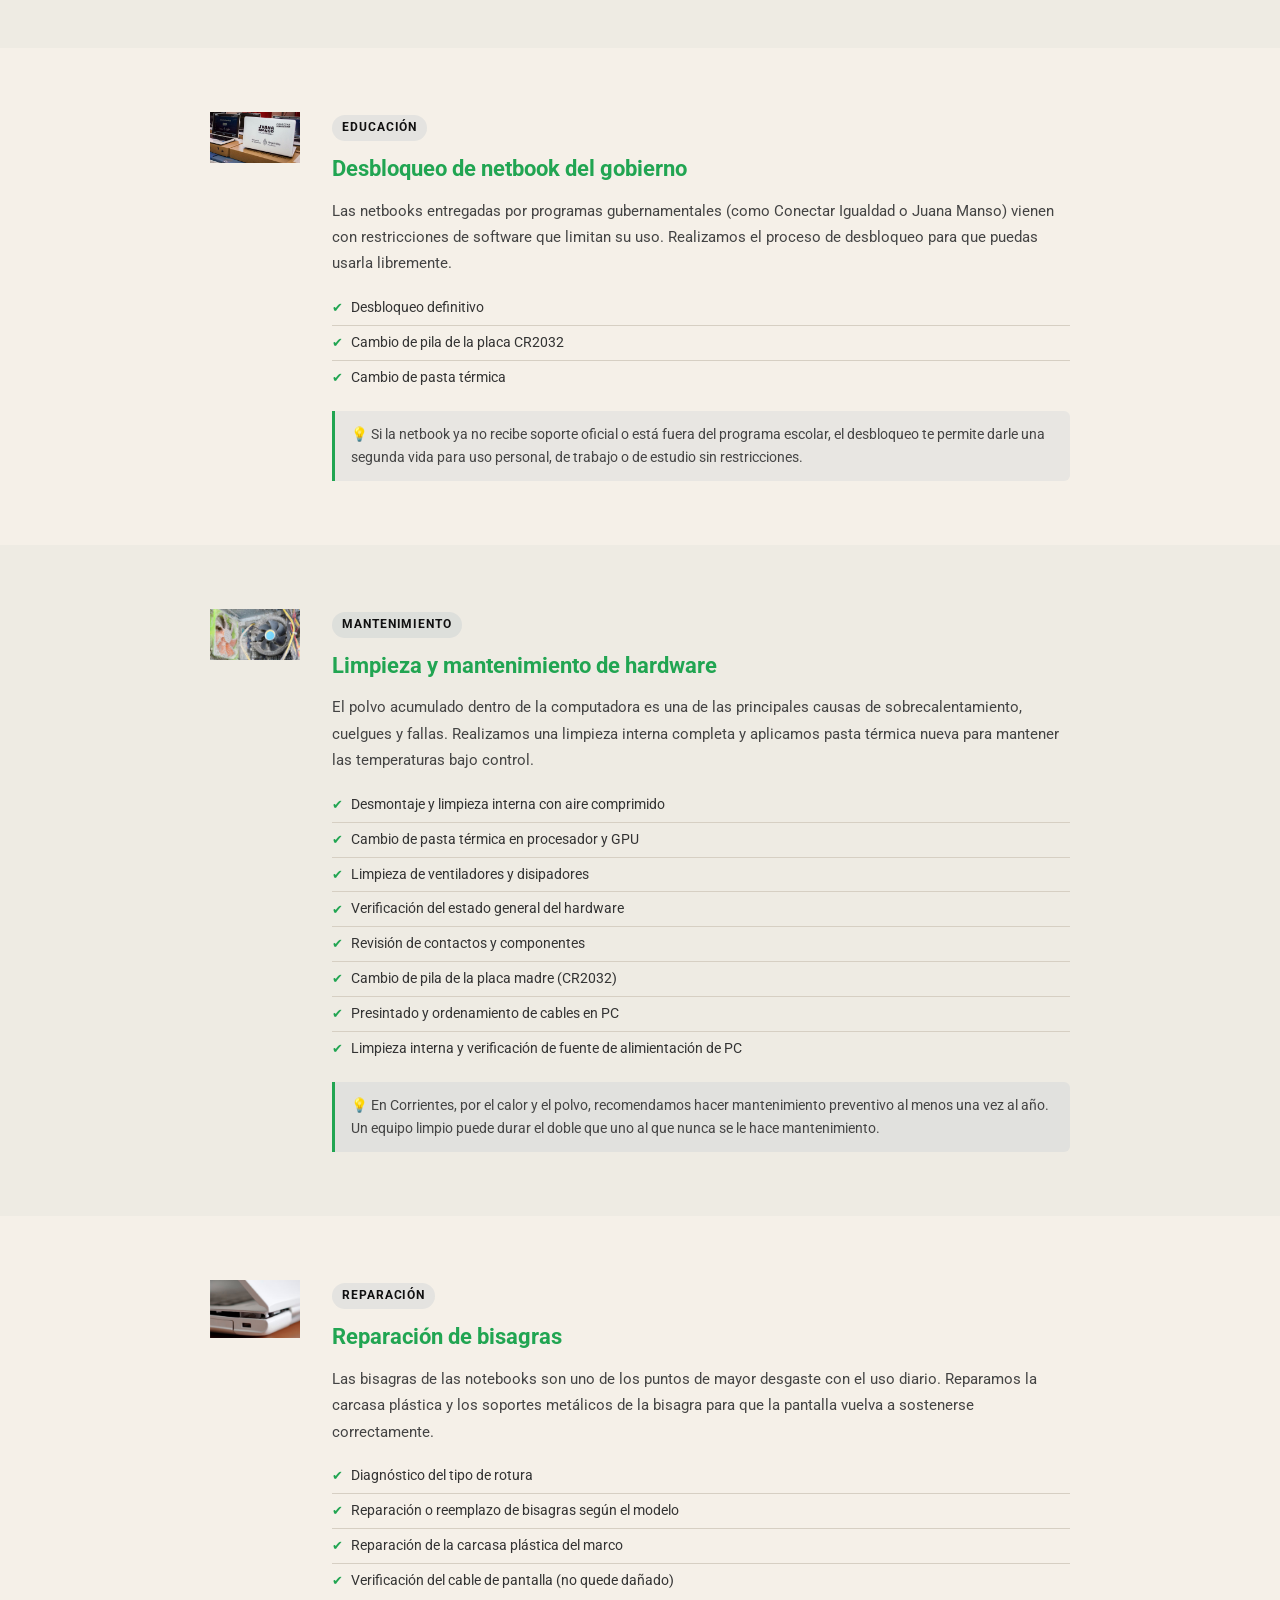
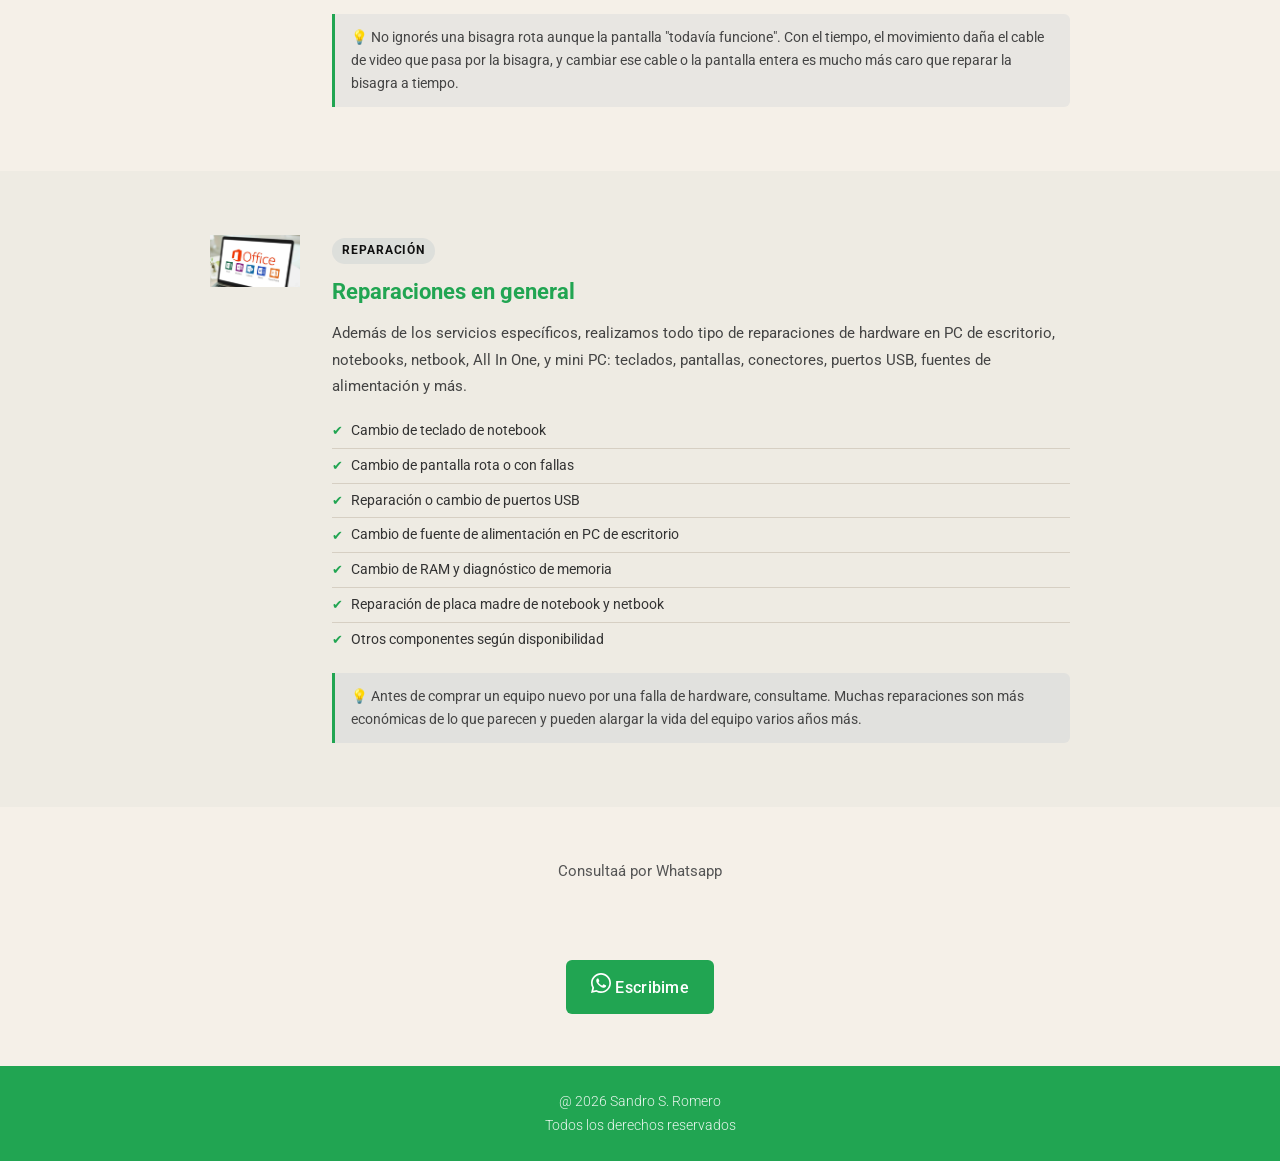
<file: servicios.html>
<!DOCTYPE html>
<html lang="es">
<head>
  <!-- ============================================================
       HEAD — Configuración de la página Servicios
       ============================================================ -->

  <meta charset="UTF-8">
  <meta name="viewport" content="width=device-width, initial-scale=1.0">

  <!-- Título de la pestaña del navegador -->
  <title>Servicios — Sandro Romero · Técnico en Informática</title>

  <!-- Descripción para buscadores -->
  <meta name="description" content="Servicios de técnico informático en Corrientes: instalación de Windows, reparación de PC y notebooks, virus, redes, backups y más.">

  <!-- Hoja de estilos compartida con todas las páginas -->
  <link rel="stylesheet" href="css/styles.css">

  <style>
    /* ============================================================
       ESTILOS EXCLUSIVOS DE servicios.html
       ============================================================
       Todo lo que está aquí afecta SOLO a esta página.
       Los estilos globales (colores, fuentes, header, footer)
       siguen estando en css/styles.css
       ============================================================ */

    /* --- HERO DE PÁGINA INTERNA ---
       Es más compacto que el hero del index.
       Cambiá el padding si querés más o menos espacio arriba/abajo. */
    .page-hero {
      padding: 52px 20px 44px;
      text-align: center;
      background-color: #F5F0E8;
      border-bottom: 1px solid #D6CFC3;
    }

    
    .breadcrumb a {
      color: #21A552;
      text-decoration: none;
    }

    .breadcrumb a:hover {
      text-decoration: underline;
    }

    /* Título principal de la página */
    .page-hero h1 {
      font-size: 1.9rem;
      font-weight: 700;
      color: #21A552;
      margin-bottom: 10px;
      line-height: 1.3;
    }

    /* Subtítulo del hero */
    .page-hero p {
      font-size: 1rem;
      color: #555555;
      max-width: 520px;
      margin: 0 auto;
      font-weight: 300;
    }

    /* ============================================================
       GRILLA DE TARJETAS DE SERVICIOS (vista general)
       ============================================================
       Esta sección muestra todos los servicios en tarjetas.
       Para cambiar cuántas columnas hay, modificá el valor
       de minmax() en grid-template-columns.
       Ejemplo: minmax(200px, 1fr) = columnas más angostas.
       ============================================================ */
    .servicios-overview {
      padding: 60px 20px;
      background-color: #EEEBE3;
    }

    .servicios-overview-grid {
      display: grid;
      /* auto-fill crea tantas columnas como entren en el ancho disponible */
      grid-template-columns: repeat(auto-fill, minmax(250px, 1fr));
      gap: 20px;
      max-width: 1060px;
      margin: 0 auto;
    }

    /* Tarjeta de servicio — vista rápida */
    .srv-card {
      background: #F5F0E8;
      border: 1px solid #D6CFC3;
      border-radius: 8px;
      padding: 22px 20px;
      display: flex;
      align-items: flex-start;
      gap: 14px;
      transition: box-shadow 0.2s, transform 0.2s;
    }

    .srv-card:hover {
      box-shadow: 0 4px 16px rgba(27, 75, 130, 0.1);
      transform: translateY(-2px);
    }

    /* Ícono de la tarjeta */
    .srv-card-icon {
      font-size: 1.8rem;
      flex-shrink: 0; /* No se achica al reducir el contenedor */
      margin-top: 2px;
    }

    /* Texto derecho de la tarjeta */
    .srv-card-text h3 {
      font-size: 0.97rem;
      font-weight: 700;
      color: #21A552;
      margin-bottom: 4px;
    }

    .srv-card-text p {
      font-size: 0.85rem;
      color: #555555;
      line-height: 1.6;
    }

    /* ============================================================
       SECCIÓN DE DETALLE DE CADA SERVICIO
       ============================================================
       Cada servicio tiene su propio bloque con:
       - Ícono grande
       - Título
       - Descripción larga
       - Lista de detalles (¿qué incluye?)
       - Tip o consejo educativo

       Los bloques alternan fondo claro y oscuro para separar visualmente.
       Fondo claro: #F5F0E8 (beige principal)
       Fondo oscuro: #EEEBE3 (beige alternado)
       ============================================================ */

    /* Bloque de detalle de un servicio */
    .srv-detail {
      padding: 64px 20px;
    }

    /* Fondo alternado para separar servicios */
    .srv-detail:nth-child(even) {
      background-color: #EEEBE3;
    }

    .srv-detail:nth-child(odd) {
      background-color: #F5F0E8;
    }

    /* Contenido interno del detalle */
    .srv-detail-inner {
      max-width: 860px;
      margin: 0 auto;
      display: grid;
      /* En escritorio: ícono a la izquierda, texto a la derecha */
      grid-template-columns: 90px 1fr;
      gap: 32px;
      align-items: start;
    }

    /* Columna del ícono grande */
    .srv-detail-icon {
      font-size: 3.2rem;
      text-align: center;
      padding-top: 6px;
    }

    /* Etiqueta de categoría (tipo "Sistema Operativo") */
    .srv-category {
      display: inline-block;
      font-size: 0.72rem;
      font-weight: 700;
      letter-spacing: 0.08em;
      text-transform: uppercase;
      color:#111111 ;
      background: rgba(27, 75, 130, 0.08);
      padding: 3px 10px;
      border-radius: 20px;
      margin-bottom: 10px;
    }

    /* Título del servicio en el bloque de detalle */
    .srv-detail h2 {
      font-size: 1.35rem;
      font-weight: 700;
      color:#21A552 ;
      margin-bottom: 10px;
    }

    /* Descripción del servicio */
    .srv-detail p {
      font-size: 0.92rem;
      color: #444444;
      line-height: 1.8;
      margin-bottom: 14px;
    }

    /* Lista de ítems incluidos en el servicio */
    .srv-includes {
      list-style: none;
      padding: 0;
      margin-bottom: 16px;
    }

    .srv-includes li {
      font-size: 0.88rem;
      color: #333333;
      padding: 5px 0;
      border-bottom: 1px solid #D6CFC3;
      display: flex;
      align-items: center;
      gap: 8px;
    }

    .srv-includes li:last-child {
      border-bottom: none;
    }

    /* Tilde verde antes de cada ítem */
    .srv-includes li::before {
      content: '✔';
      color: #21A552;
      font-size: 0.8rem;
      flex-shrink: 0;
    }

    /* Caja de tip/consejo educativo */
    .srv-tip {
      background: rgba(27, 75, 130, 0.06);
      border-left: 3px solid #21A552;
      border-radius: 0 6px 6px 0;
      padding: 12px 16px;
      font-size: 0.85rem;
      color: #444;
      line-height: 1.7;
    }

    /* Ícono de bombilla antes del tip */
    .srv-tip::before {
      content: '💡 ';
    }

    /* ============================================================
       SECCIÓN CTA FINAL (botón WhatsApp al final de la página)
       ============================================================
       Igual al de index.html — reutiliza los mismos estilos CSS
       de .whatsapp-section y .btn-whatsapp del styles.css
       ============================================================ */

    /* ============================================================
       RESPONSIVE — Adaptación a móviles
       ============================================================ */
    @media (max-width: 640px) {

      /* En celular el detalle pasa a una sola columna */
      .srv-detail-inner {
        grid-template-columns: 1fr;
        gap: 16px;
      }

      /* El ícono se centra en móvil */
      .srv-detail-icon {
        text-align: left;
        font-size: 2.5rem;
      }

      .page-hero h1 {
        font-size: 1.5rem;
      }
    }
  </style>

</head>
<body>

  <!-- ============================================================
       HEADER — Igual en todas las páginas
       ============================================================
       Copiado del index.html. Si cambiás algo acá, recordá
       actualizarlo también en las otras páginas.
       ============================================================ -->
  <header>
    <div class="header-inner">

      <a href="index.html" class="logo">Sandro Romero</a>

      <!-- MENÚ actualizado: agrega Sobre mí y Proyectos -->
      <nav>
        <ul id="nav-menu">
          <li><a href="index.html">Inicio</a></li>
          <li><a href="servicios.html"class="active">Servicios</a></li>
          <li><a href="sobre-mi.html">Sobre mí</a></li>
          <li><a href="blog.html">Blog</a></li>
          <li><a href="contacto.html">Contacto</a></li>
        </ul>
      </nav>

      <button class="hamburger" id="hamburger" aria-label="Abrir menú">
        <span></span>
        <span></span>
        <span></span>
      </button>

    </div>
  </header>



  <!-- ============================================================
       HERO DE LA PÁGINA
       ============================================================
       Cabecera con el título y subtítulo de la sección.
       Más compacto que el hero del index.
       ============================================================ -->
  <div class="page-hero">

   
    <h1>Servicios</h1>
    <p>Todo lo que necesitás para que tu equipo funcione bien.</p>

  </div>


  <!-- ============================================================
       RESUMEN DE SERVICIOS — Vista rápida en tarjetas
       ============================================================
       Esta grilla muestra todos los servicios de un vistazo.
       Para agregar uno nuevo: copiá un .srv-card y editá el
       ícono, el h3 y el p.
       ============================================================ -->
  <section class="servicios-overview">


    <div class="servicios-overview-grid">

      <!-- TARJETA 1 -->
      <!-- El href del <a> apunta a la sección de detalle más abajo -->
      <a href="#windows" class="srv-card" style="text-decoration:none; color:inherit;">
        <span class="srv-card-icon">🪟</span>
        <div class="srv-card-text">
          <h3>Instalación de Windows</h3>
          <p>Sistema operativo limpio, drivers y equipo listo para usar.</p>
        </div>
      </a>

      <!-- TARJETA 2 -->
      <a href="#office" class="srv-card" style="text-decoration:none; color:inherit;">
        <span class="srv-card-icon">📄</span>
        <div class="srv-card-text">
          <h3>Paquete Office</h3>
          <p>Microsoft Office o LibreOffice configurado para trabajo y estudio.</p>
        </div>
      </a>

      <!-- TARJETA 3 -->
      <a href="#programas" class="srv-card" style="text-decoration:none; color:inherit;">
        <span class="srv-card-icon">📦</span>
        <div class="srv-card-text">
          <h3>Programas esenciales</h3>
          <p>Navegador, PDF, compresor, multimedia y más, todo listo.</p>
        </div>
      </a>

      <!-- TARJETA 4 -->
      <a href="#optimizacion" class="srv-card" style="text-decoration:none; color:inherit;">
        <span class="srv-card-icon">⚡</span>
        <div class="srv-card-text">
          <h3>Configuración y optimización</h3>
          <p>Tu equipo arranca más rápido y funciona de forma eficiente.</p>
        </div>
      </a>

      <!-- TARJETA 5 -->
      <a href="#virus" class="srv-card" style="text-decoration:none; color:inherit;">
        <span class="srv-card-icon">🛡️</span>
        <div class="srv-card-text">
          <h3>Eliminación de virus</h3>
          <p>Limpieza de virus, malware y antivirus confiable instalado.</p>
        </div>
      </a>

      <!-- TARJETA 6 -->
      <a href="#backup" class="srv-card" style="text-decoration:none; color:inherit;">
        <span class="srv-card-icon">💾</span>
        <div class="srv-card-text">
          <h3>Backups de archivos</h3>
          <p>Copia de tus datos antes de cualquier intervención.</p>
        </div>
      </a>

      <!-- TARJETA 7 -->
      <a href="#ssd" class="srv-card" style="text-decoration:none; color:inherit;">
        <span class="srv-card-icon">🔄</span>
        <div class="srv-card-text">
          <h3>Clonado y cambio HDD→SSD</h3>
          <p>Migramos tu sistema al SSD sin perder ningún dato.</p>
        </div>
      </a>

      <!-- TARJETA 8 -->
      <a href="#netbook" class="srv-card" style="text-decoration:none; color:inherit;">
        <span class="srv-card-icon">🎓</span>
        <div class="srv-card-text">
          <h3>Desbloqueo de netbook del gobierno</h3>
          <p>Desbloqueamos las netbooks del programa gubernamental.</p>
        </div>
      </a>

      <!-- TARJETA 9 -->
      <a href="#limpieza" class="srv-card" style="text-decoration:none; color:inherit;">
        <span class="srv-card-icon">🧹</span>
        <div class="srv-card-text">
          <h3>Limpieza y mantenimiento</h3>
          <p>Limpieza interna, pasta térmica y revisión general.</p>
        </div>
      </a>

      <!-- TARJETA 10 -->
      <a href="#bisagras" class="srv-card" style="text-decoration:none; color:inherit;">
        <span class="srv-card-icon">🔩</span>
        <div class="srv-card-text">
          <h3>Reparación de bisagras</h3>
          <p>Carcasa y soportes de la pantalla de tu notebook.</p>
        </div>
      </a>

      <!-- TARJETA 11 -->
      <a href="#reparaciones" class="srv-card" style="text-decoration:none; color:inherit;">
        <span class="srv-card-icon">🔧</span>
        <div class="srv-card-text">
          <h3>Reparaciones en general</h3>
          <p>Teclados, pantallas, puertos, fuentes y más.</p>
        </div>
      </a>

    </div><!-- fin .servicios-overview-grid -->
  </section>


  <!-- ============================================================
       DETALLE DE CADA SERVICIO
       ============================================================
       Cada bloque .srv-detail tiene un id que coincide con los
       href de las tarjetas de arriba. Así al hacer clic en una
       tarjeta se scrollea hasta el detalle correspondiente.

       Estructura de cada bloque:
       ┌─────────────────────────────────────────┐
       │  [ícono]   Categoría                    │
       │            Título del servicio          │
       │            Descripción completa         │
       │            ✔ Ítem incluido              │
       │            ✔ Ítem incluido              │
       │            💡 Tip educativo             │
       └─────────────────────────────────────────┘

       Para modificar un servicio, buscá su id (ej: id="windows")
       y editá el texto dentro de ese bloque.
       ============================================================ -->


  <!-- ── SERVICIO 1: Windows ── -->
  <!-- id="windows" es el ancla a la que apunta la tarjeta de arriba -->
  <section class="srv-detail" id="windows">
    <div class="srv-detail-inner">

      <!-- Columna izquierda: imagen representativa -->
      <!-- Para cambiar la foto: reemplazá el src por la ruta de tu imagen -->
      <!-- Ejemplo: src="img/mi-foto-windows.jpg" -->
      <div class="srv-detail-img">
        <img src="img/Instalando-windows.png" alt="Instalación de Windows">
      </div>

      <!-- Columna derecha: contenido -->
      <div>
        <!-- Etiqueta de categoría -->
        <span class="srv-category">Sistema Operativo</span>

        <h2>Instalación de Windows</h2>

        <p>
          Realizamos una instalación limpia y actualizada de Windows 10 u 11, con todos
          los controladores (drivers) del equipo instalados y verificados. El resultado
          es un sistema operativo sin programas basura, libre de virus y listo para usar
          desde el primer encendido.
        </p>

        <!-- Lista de lo que incluye el servicio -->
        <!-- Para agregar un ítem, copiá un <li> y cambiá el texto -->
        <ul class="srv-includes">
          <li>Instalación limpia de Windows 10 u 11</li>
          <li>Instalación de todos los drivers del equipo</li>
          <li>Activación del sistema operativo</li>
          <li>Configuración inicial de usuario y preferencias</li>
          <li>Backup de tus archivos antes de formatear</li>
        </ul>

        <!-- Tip educativo -->
        <!-- Cambiá el texto para dar otro consejo -->
        <div class="srv-tip">
          Se recomienda reinstalar Windows cada 2 o 3 años, o cuando el equipo empieza a
          ir muy lento o muestra errores frecuentes. Una instalación limpia puede mejorar el
          rendimiento sin necesidad de comprar hardware nuevo.
        </div>
      </div>

    </div>
  </section>


  <!-- ── SERVICIO 2: Office ── -->
  <section class="srv-detail" id="office">
    <div class="srv-detail-inner">
      <div class="srv-detail-img">
        <img src="img/Instalacion-office.jpg" alt="Instalación de Office"></div>
      <div>
        <span class="srv-category">Productividad</span>
        <h2>Paquete Office</h2>
        <p>
          Instalamos y configuramos Microsoft Office (Word, Excel, PowerPoint y Outlook), dejando el paquete preparado para trabajar, estudiar y realizar tus tareas diarias. Verificamos su correcto funcionamiento y compatibilidad con tus documentos.
        </p>
        <ul class="srv-includes">
          <li>Instalación de Microsoft Office</li>
          <li>Activación del paquete Office</li>
          <li>Verificación de compatibilidad con tus archivos</li>
          <li>Explicación básica de uso si la necesitás</li>
        </ul>
        <div class="srv-tip">
          Dejamos Microsoft Office listo para usar, adaptado a las necesidades de tu equipo.
        </div>
      </div>
    </div>
  </section>


  <!-- ── SERVICIO 3: Programas esenciales ── -->
  <section class="srv-detail" id="programas">
    <div class="srv-detail-inner">
      <div class="srv-detail-img">
        <img src="img/Instalando-windows.png" alt="Instalación de Windows"></div>
      <div>
        <span class="srv-category">Software</span>
        <h2>Programas esenciales</h2>
        <p>
          Después de instalar Windows, un equipo necesita un conjunto de programas básicos
          para funcionar bien en el día a día. Instalamos todo lo necesario para que puedas
          navegar, trabajar y entretenerte desde el primer momento.
        </p>
        <ul class="srv-includes">
          <li>Navegador web (Brave, Chrome o Edge)</li>
          <li>Lector de PDF (Adobe Acrobat Reader)</li>
          <li>Compresor de archivos (WinRAR o 7-Zip)</li>
          <li>Reproductor multimedia (VLC)</li>
          <li>Herramienta de imágenes básica</li>
          <li>Cualquier programa específico que necesités</li>
        </ul>
        <div class="srv-tip">
          Siempre descargá los programas desde sus sitios oficiales. Muchos sitios de
          descarga no oficial incluyen adware o malware que ralentizan el equipo y
          muestran publicidades no deseadas.
        </div>
      </div>
    </div>
  </section>


  <!-- ── SERVICIO 4: Optimización ── -->
  <section class="srv-detail" id="optimizacion">
    <div class="srv-detail-inner">
      <div class="srv-detail-img">
        <img src="img/Rendimiento.jpg" alt="Rendimiento y Optimización"></div>
      <div>
        <span class="srv-category">Rendimiento</span>
        <h2>Configuración y optimización del sistema</h2>
        <p>
          Con el tiempo, Windows acumula programas que arrancan solos, archivos temporales
          y configuraciones que frenan el equipo. Realizamos una optimización completa para
          que tu PC responda más rápido sin necesidad de comprar componentes nuevos.
        </p>
        <ul class="srv-includes">
          <li>Desactivación de programas al inicio innecesarios</li>
          <li>Limpieza de archivos temporales y caché del sistema</li>
          <li>Configuración del plan de energía para mejor rendimiento</li>
          <li>Actualización de Windows y drivers</li>
          <li>Desinstalación de programas innecesarios o basura</li>
        </ul>
        <div class="srv-tip">
          Si tu PC tarda más de 2 minutos en arrancar o se cuelga seguido, probablemente
          tenga programas de inicio innecesarios o disco casi lleno. En muchos casos se
          resuelve con optimización, sin necesidad de formatear.
        </div>
      </div>
    </div>
  </section>


  <!-- ── SERVICIO 5: Eliminación de virus ── -->
  <section class="srv-detail" id="virus">
    <div class="srv-detail-inner">
      <div class="srv-detail-img">
        <img src="img/Virus.jpg" alt="Eliminación de virus"></div>
      <div>
        <span class="srv-category">Seguridad</span>
        <h2>Eliminación de virus y malware</h2>
        <p>
          Detectamos y eliminamos virus, malware, ransomware, adware y cualquier software
          malicioso que esté afectando tu equipo. Luego instalamos y configuramos una
          solución de antivirus confiable para protegerte de futuros ataques.
        </p>
        <ul class="srv-includes">
          <li>Escaneo completo con herramientas especializadas</li>
          <li>Eliminación de virus, malware y adware</li>
          <li>Limpieza de extensiones maliciosas del navegador</li>
          <li>Instalación y configuración de antivirus</li>
          <li>Verificación de que el sistema quedó limpio</li>
        </ul>
        <div class="srv-tip">
          Las señales más comunes de infección son: PC muy lenta de repente, publicidades
          que aparecen solas, el navegador redirige a sitios desconocidos, o programas que
          se abren sin que los hayas abierto. Si notás alguna de estas señales, traé el
          equipo antes de que el daño sea mayor.
        </div>
      </div>
    </div>
  </section>


  <!-- ── SERVICIO 6: Backups ── -->
  <section class="srv-detail" id="backup">
    <div class="srv-detail-inner">
      <div class="srv-detail-img">
        <img src="img/Pendrive.jpg" alt="Backups de archivos"></div>
      <div>
        <span class="srv-category">Protección de datos</span>
        <h2>Backups de archivos</h2>
        <p>
          Antes de cualquier reparación importante, realizamos una copia de seguridad. 
          <br><strong>Toda la información que contenga tu equipo (documentos, fotos, videos, cuentas... etc.) son tratados con la mas estricta confidencialidad y discreción, entendiendo la importancia de privacidad y seguridad de tus datos.</strong>
        </p>
        <ul class="srv-includes">
          <li>Copia de documentos, fotos, música y videos</li>
          <li>Backup a disco externo o pendrive</li>
          <li>Verificación de integridad de los archivos copiados</li>
        </ul>
        <div class="srv-tip">
          La regla básica de backup es la 3-2-1: tené 3 copias de tus datos, en 2
          soportes diferentes, y 1 fuera de tu casa (nube o pendrive en otro lugar).
          Perder fotos familiares o años de trabajo por no tener un respaldo es
          más común de lo que pensás.
        </div>
      </div>
    </div>
  </section>


  <!-- ── SERVICIO 7: Clonado / SSD ── -->
  <section class="srv-detail" id="ssd">
    <div class="srv-detail-inner">
      <div class="srv-detail-img">
        <img src="img/hdd-ssd.jpg" alt="Clonado de HDD a SSD"></div>
      <div>
        <span class="srv-category">Hardware</span>
        <h2>Clonado de sistema y cambio HDD→SSD</h2>
        <p>
          Reemplazamos el disco rígido tradicional (HDD) por un SSD, que es entre 5 y 10
          veces más rápido. Clonamos todo tu sistema tal cual está sin perder ningún
          archivo, programa ni configuración y lo pasamos al SSD nuevo.
        </p>
        <ul class="srv-includes">
          <li>Clonado completo del sistema al nuevo SSD</li>
          <li>No se pierden programas, archivos ni contraseñas</li>
          <li>Instalación física del SSD en el equipo</li>
          <li>Verificación del arranque correcto</li>
          <li>El HDD original queda como backup o disco secundario (si querés)</li>
        </ul>
        <div class="srv-tip">
          Cambiar de HDD a SSD es la mejora que más se nota en una notebook vieja. El
          sistema arranca en segundos, los programas abren al instante y la batería dura
          más. Es mucho más económico que comprar un equipo nuevo.
        </div>
      </div>
    </div>
  </section>


  <!-- ── SERVICIO 8: Netbook del gobierno ── -->
  <section class="srv-detail" id="netbook">
    <div class="srv-detail-inner">
      <div class="srv-detail-img">
        <img src="img/Netbook-del-gobierno.jpg" alt="Desbloqueo de Netbook"></div>
      <div>
        <span class="srv-category">Educación</span>
        <h2>Desbloqueo de netbook del gobierno</h2>
        <p>
          Las netbooks entregadas por programas gubernamentales (como Conectar Igualdad
          o Juana Manso) vienen con restricciones de software que limitan su uso. Realizamos
          el proceso de desbloqueo para que puedas usarla libremente.
        </p>
        <ul class="srv-includes">
          <li>Desbloqueo definitivo</li>
          <li>Cambio de pila de la placa CR2032</li>
          <li>Cambio de pasta térmica</li>
        </ul>
        <div class="srv-tip">
          Si la netbook ya no recibe soporte oficial o está fuera del programa escolar,
          el desbloqueo te permite darle una segunda vida para uso personal, de trabajo
          o de estudio sin restricciones.
        </div>
      </div>
    </div>
  </section>


  <!-- ── SERVICIO 9: Limpieza y mantenimiento ── -->
  <section class="srv-detail" id="limpieza">
    <div class="srv-detail-inner">
      <div class="srv-detail-img">
        <img src="img/Mantenimiento-pc.jpg" alt="Mantenimiento a una PC"></div>
      <div>
        <span class="srv-category">Mantenimiento</span>
        <h2>Limpieza y mantenimiento de hardware</h2>
        <p>
          El polvo acumulado dentro de la computadora es una de las principales causas de
          sobrecalentamiento, cuelgues y fallas. Realizamos una limpieza interna completa
          y aplicamos pasta térmica nueva para mantener las temperaturas bajo control.
        </p>
        <ul class="srv-includes">
          <li>Desmontaje y limpieza interna con aire comprimido</li>
          <li>Cambio de pasta térmica en procesador y GPU</li>
          <li>Limpieza de ventiladores y disipadores</li>
          <li>Verificación del estado general del hardware</li>
          <li>Revisión de contactos y componentes</li>
          <li>Cambio de pila de la placa madre (CR2032) </li>
          <li>Presintado y ordenamiento de cables en PC</li>
          <li>Limpieza interna y verificación de fuente de alimientación de PC</li>
        </ul>
        <div class="srv-tip">
          En Corrientes, por el calor y el polvo, recomendamos hacer mantenimiento
          preventivo al menos una vez al año. Un equipo limpio puede durar el doble
          que uno al que nunca se le hace mantenimiento.
        </div>
      </div>
    </div>
  </section>


  <!-- ── SERVICIO 10: Bisagras ── -->
  <section class="srv-detail" id="bisagras">
    <div class="srv-detail-inner">
      <div class="srv-detail-img">
        <img src="img/Bisagras.jpg" alt="Reparación de bisagras"></div>
      <div>
        <span class="srv-category">Reparación</span>
        <h2>Reparación de bisagras</h2>
        <p>
          Las bisagras de las notebooks son uno de los puntos de mayor desgaste con el
          uso diario. Reparamos la carcasa plástica y los soportes metálicos de la bisagra
          para que la pantalla vuelva a sostenerse correctamente.
        </p>
        <ul class="srv-includes">
          <li>Diagnóstico del tipo de rotura</li>
          <li>Reparación o reemplazo de bisagras según el modelo</li>
          <li>Reparación de la carcasa plástica del marco</li>
          <li>Verificación del cable de pantalla (no quede dañado)</li>
        </ul>
        <div class="srv-tip">
          No ignorés una bisagra rota aunque la pantalla "todavía funcione". Con el tiempo,
          el movimiento daña el cable de video que pasa por la bisagra, y cambiar ese cable
          o la pantalla entera es mucho más caro que reparar la bisagra a tiempo.
        </div>
      </div>
    </div>
  </section>


  <!-- ── SERVICIO 11: Reparaciones generales ── -->
  <section class="srv-detail" id="reparaciones">
    <div class="srv-detail-inner">
      <div class="srv-detail-img">
        <img src="img/Instalacion-office.jpg" alt="Instalación de Office"></div>
      <div>
        <span class="srv-category">Reparación</span>
        <h2>Reparaciones en general</h2>
        <p>
          Además de los servicios específicos, realizamos todo tipo de reparaciones de
          hardware en PC de escritorio, notebooks, netbook, All In One, y mini PC: teclados, pantallas, conectores,
          puertos USB, fuentes de alimentación y más.
        </p>
        <ul class="srv-includes">
          <li>Cambio de teclado de notebook</li>
          <li>Cambio de pantalla rota o con fallas</li>
          <li>Reparación o cambio de puertos USB</li>
          <li>Cambio de fuente de alimentación en PC de escritorio</li>
          <li>Cambio de RAM y diagnóstico de memoria</li>
          <li>Reparación de placa madre de notebook y netbook</li>
          <li>Otros componentes según disponibilidad</li>
        </ul>
        <div class="srv-tip">
          Antes de comprar un equipo nuevo por una falla de hardware, consultame.
          Muchas reparaciones son más económicas de lo que parecen y pueden alargar
          la vida del equipo varios años más.
        </div>
      </div>
    </div>
  </section>


  <!-- ============================================================
       CTA FINAL — BOTÓN WHATSAPP
       ============================================================
       El mismo botón que está en el index.html.
       Reutiliza las clases .whatsapp-section y .btn-whatsapp
       que ya están definidas en styles.css.
       ============================================================ -->
  <section class="whatsapp-section">
    <p>Consultaá por Whatsapp</p>

    <!-- IMPORTANTE: el número ya está cargado con tu WhatsApp real -->
    <!-- Si cambia tu número, actualizalo también en index.html -->
    <a
      href="https://wa.me/5493794671403?text=Hola%20Sandro%2C%20necesito%20ayuda%20con%20mi%20equipo"
      target="_blank"
      rel="noopener noreferrer"
      class="btn-whatsapp"
    >
      <!-- Ícono SVG de WhatsApp — no hace falta tocarlo -->
      <svg viewBox="0 0 32 32" xmlns="http://www.w3.org/2000/svg" aria-hidden="true">
        <path d="M16 0C7.163 0 0 7.163 0 16c0 2.822.738 5.47 2.027 7.773L0 32l8.468-2.002A15.93 15.93 0 0016 32c8.837 0 16-7.163 16-16S24.837 0 16 0zm0 29.333a13.267 13.267 0 01-6.77-1.853l-.484-.287-5.025 1.187 1.236-4.895-.316-.503A13.267 13.267 0 012.667 16C2.667 8.636 8.636 2.667 16 2.667S29.333 8.636 29.333 16 23.364 29.333 16 29.333zm7.27-9.946c-.399-.2-2.36-1.164-2.726-1.296-.366-.133-.633-.2-.9.2-.266.399-1.031 1.296-1.265 1.562-.233.266-.466.3-.865.1-.4-.2-1.688-.622-3.215-1.984-1.188-1.06-1.99-2.37-2.223-2.77-.233-.4-.025-.615.175-.814.18-.18.4-.466.6-.7.2-.233.266-.4.4-.666.133-.266.066-.5-.033-.7-.1-.2-.9-2.164-1.232-2.964-.325-.78-.656-.674-.9-.687-.233-.012-.5-.015-.766-.015s-.7.1-.9.5c-.266.466-.933 1.265-1.03 3.031-.003.05-.003.104-.003.155 0 1.74.618 3.33 1.728 4.634.2.233 2.726 4.164 6.605 5.677 3.879 1.513 3.879 1.008 4.578.945.7-.066 2.26-.925 2.58-1.816.32-.89.32-1.654.225-1.814-.093-.16-.36-.26-.76-.46z"/>
      </svg>
      Escribime
    </a>
  </section>


  <!-- ============================================================
       FOOTER
       ============================================================ -->
  <footer>
    <p>@ 2026 Sandro S. Romero <br>Todos los derechos reservados</p>
  </footer>


  <!-- ============================================================
       JAVASCRIPT — Solo el menú hamburguesa
       ============================================================
       Esta página no tiene carrusel, así que solo necesitamos
       el script del menú móvil.
       ============================================================ -->
  <script>
    /* ---- MENÚ HAMBURGUESA ---- */
    const hamburger = document.getElementById('hamburger');
    const navMenu   = document.getElementById('nav-menu');

    hamburger.addEventListener('click', () => {
      navMenu.classList.toggle('open');
    });

    // Cierra el menú al tocar un link (buena experiencia en móvil)
    navMenu.querySelectorAll('a').forEach(link => {
      link.addEventListener('click', () => {
        navMenu.classList.remove('open');
      });
    });
  </script>

</body>
</html>
</file>
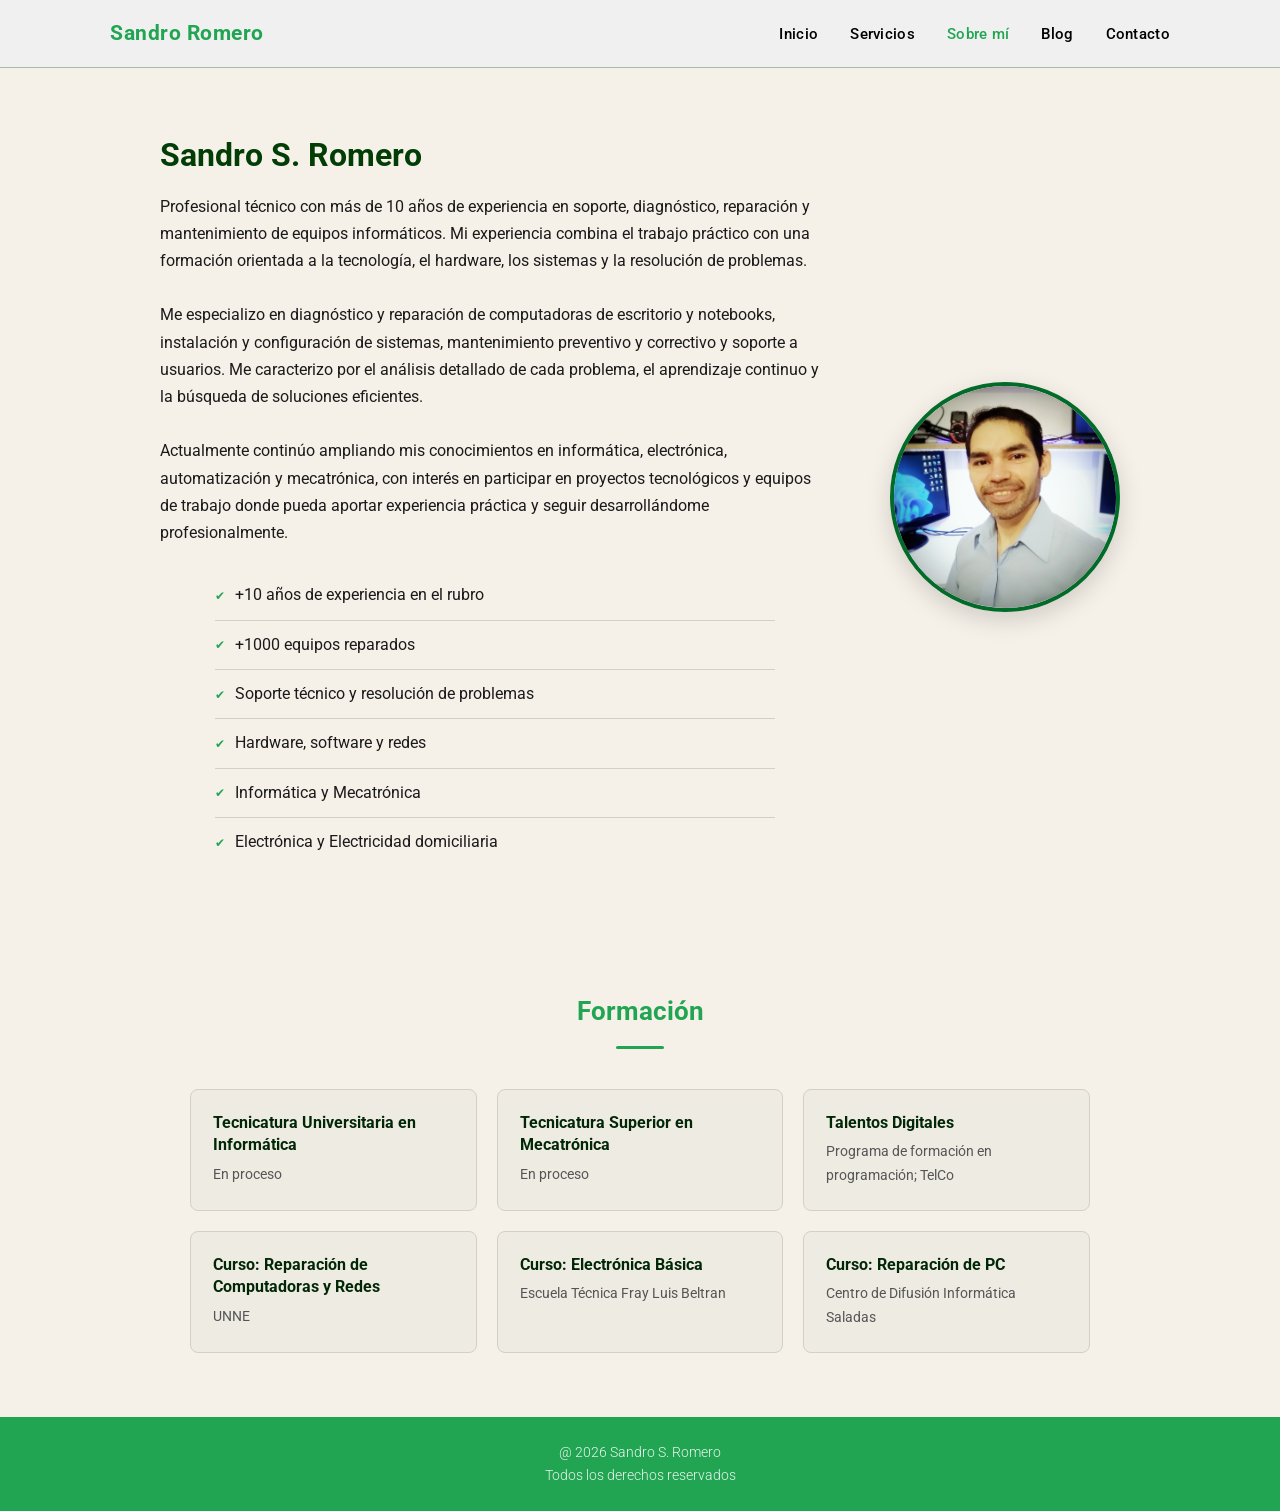
<file: sobre-mi.html>
<!DOCTYPE html>
<html lang="es">
<head>
  <meta charset="UTF-8">
  <meta name="viewport" content="width=device-width, initial-scale=1.0">
  <title>Sobre mí — Sandro Romero</title>
  <link rel="stylesheet" href="css/styles.css">
</head>
<body>

  <!-- HEADER igual al de todas las páginas -->
  <header>
    <div class="header-inner">

      <a href="index.html" class="logo">Sandro Romero</a>

      <!-- MENÚ actualizado: agrega Sobre mí y Proyectos -->
      <nav>
        <ul id="nav-menu">
          <li><a href="index.html">Inicio</a></li>
          <li><a href="servicios.html">Servicios</a></li>
          <li><a href="sobre-mi.html"class="active">Sobre mí</a></li>
          <li><a href="blog.html">Blog</a></li>
          <li><a href="contacto.html">Contacto</a></li>
        </ul>
      </nav>

      <button class="hamburger" id="hamburger" aria-label="Abrir menú">
        <span></span>
        <span></span>
        <span></span>
      </button>

    </div>
  </header>


<section style="padding: 60px 20px; max-width: 1000px; margin: 0 auto;">

  <div class="sobre-mi-contenido">

    <div class="sobre-mi-texto">

      <h1 style="color: #023d05; font-size: 2rem; margin-bottom: 10px;">
      Sandro S. Romero
      </h1>

      <p>
        Profesional técnico con más de 10 años de experiencia en soporte, diagnóstico, reparación y mantenimiento de equipos informáticos. Mi experiencia combina el trabajo práctico con una formación orientada a la tecnología, el hardware, los sistemas y la resolución de problemas.
      </p>
      <br>
      <p>
        Me especializo en diagnóstico y reparación de computadoras de escritorio y notebooks,
        instalación y configuración de sistemas, mantenimiento preventivo y correctivo y
        soporte a usuarios. Me caracterizo por el análisis detallado de cada problema,
        el aprendizaje continuo y la búsqueda de soluciones eficientes.
      </p>
      <br>
      <p>
        Actualmente continúo ampliando mis conocimientos en informática, electrónica,
        automatización y mecatrónica, con interés en participar en proyectos tecnológicos
        y equipos de trabajo donde pueda aportar experiencia práctica y seguir
        desarrollándome profesionalmente.
      </p>

      <ul class="services-list" style="margin-top: 25px;">
        <li>+10 años de experiencia en el rubro</li>
        <li>+1000 equipos reparados</li>
        <li>Soporte técnico y resolución de problemas</li>
        <li>Hardware, software y redes</li>
        <li>Informática y Mecatrónica</li>
        <li>Electrónica y Electricidad domiciliaria</li>

      </ul>

    </div>

    <div class="sobre-mi-foto">
      <img src="img/sandro-perfil.jpeg" alt="Sandro Romero">
    </div>

  </div>

</section>

  </section>

  <!-- ============================================================
       SECCIÓN FORMACIÓN (nueva)
       ============================================================ -->

  <section class="formacion-section">
    <h2 class="section-title">Formación</h2>
    <div class="section-divider"></div>

    <div class="formacion-grid">
      <div class="formacion-item">
        <h3>Tecnicatura Universitaria en Informática</h3>
        <p>En proceso</p>
      </div>
      <div class="formacion-item">
        <h3>Tecnicatura Superior en Mecatrónica</h3>
        <p>En proceso</p>
      </div>
      <div class="formacion-item">
        <h3>Talentos Digitales</h3>
        <p>Programa de formación en programación; TelCo</p>
      </div>
      <div class="formacion-item">
        <h3>Curso: Reparación de Computadoras y Redes</h3>
        <p>UNNE</p>
      </div>
      <div class="formacion-item">
        <h3>Curso: Electrónica Básica</h3>
        <p>Escuela Técnica Fray Luis Beltran</p>
      </div>
      <div class="formacion-item">
        <h3>Curso: Reparación de PC</h3>
        <p>Centro de Difusión Informática Saladas</p>
      </div>
    </div>
  </section>


  <!-- FOOTER -->
  <footer>
    <p>@ 2026 Sandro S. Romero <br> Todos los derechos reservados</p>
  </footer>

  <script>
    document.getElementById('hamburger').addEventListener('click', () => {
      document.getElementById('nav-menu').classList.toggle('open');
    });
  </script>

</body>
</html>
</file>
<file: css/styles.css>
/* ============================================================
  ESTILOS GENERALES — Sandro Romero · Técnico en Informática
 ============================================================
  PALETA DE COLORES:
  Fondo principal: #F5F0E8 (beige cálido)
  Fondo secundario: #EEEBE3 (beige oscuro, para secciones alternas)
  Texto principal: #1A1A1A (negro suave)
  Texto secundario: #555555 (gris oscuro)
  Azul principal:  #1B4B82 (azul oscuro, títulos y botones)
  Azul claro:    #2E6DB4 (azul medio, hover y acentos)
  Línea/borde:   #D6CFC3 (beige grisáceo)
 ============================================================ */

/* --- IMPORTAR TIPOGRAFÍA ROBOTO DESDE GOOGLE FONTS --- */
/* Podés cambiar la fuente aquí si querés otra tipografía en el futuro */
@import url('https://fonts.googleapis.com/css2?family=Roboto:wght@300;400;500;700&display=swap');

/* --- RESET BÁSICO: elimina márgenes y paddings por defecto del navegador --- */
*, *::before, *::after {
 box-sizing: border-box;
 margin: 0;
 padding: 0;
}

/* --- ESTILOS BASE DEL BODY --- */
body {
 font-family: 'Roboto', sans-serif; /* Fuente principal */
 background-color: #F5F0E8;  /* Fondo beige principal */
 color: #1A1A1A; /* Color de texto general */
 font-size: 16px;
 line-height: 1.7;
 -webkit-font-smoothing: antialiased;
}

/* --- ENLACES --- */
a {
 color: inherit;
 text-decoration: none;
}

/* --- IMÁGENES RESPONSIVAS --- */
img {
 max-width: 100%;
 display: block;
}

/* --- CONTENEDOR CENTRADO (envuelve el contenido principal) --- */
/* Cambiá el max-width si querés que el contenido sea más ancho o más angosto */
.container {
 max-width: 1100px;
 margin: 0 auto;
 padding: 0 20px;
}


/* ============================================================
  HEADER Y NAVEGACIÓN
 ============================================================ */

/* --- BARRA DE NAVEGACIÓN FIJA ARRIBA --- */
/* position: sticky hace que quede pegada al scroll */
header {
 background-color: #f0f0f0; /* Mismo color que el fondo */
 border-bottom: 1px solid #a0c2a4; /* Línea separadora inferior */
 position: sticky;
 top: 0;
 z-index: 100; /* Se mantiene encima de todo el contenido */
 padding: 16px 0;
}

/* --- CONTENIDO DEL HEADER: logo + menú --- */
.header-inner {
 display: flex;
 align-items: center;
 justify-content: space-between; /* Logo a la izquierda, menú a la derecha */
 max-width: 1100px;
 margin: 0 auto;
 padding: 0 20px;
}

/* --- LOGO / NOMBRE --- */
/* Cambiá el tamaño de la fuente aquí si querés más o menos grande */
.logo {
 font-family: 'Roboto', sans-serif;
 font-weight: 700;
 font-size: 1.3rem;
 color: #21A552; /* Azul principal */
 letter-spacing: 0.5px;
}
.logo {
 display: flex;
 align-items: center;
 gap: 10px;
 text-decoration: none;
}

.logo img {
 width: 38px;
 height: 38px;
 border-radius: 50%;
 object-fit: cover;
}

.logo span {
 font-weight: 600;
}

/* --- MENÚ DE NAVEGACIÓN --- */
nav ul {
 list-style: none;
 display: flex;
 gap: 32px; /* Espacio entre botones del menú. Aumentá o bajá este valor */
}

nav ul li a {
 font-size: 0.92rem;
 font-weight: 500;
 color: #000000;
 transition: color 0.2s; /* Animación suave al hacer hover */
 letter-spacing: 0.3px;
}

/* --- HOVER DEL MENÚ --- */
nav ul li a:hover {
 color: #21A552; /* Se pone blanco al pasar el mouse */
}

/* --- LINK ACTIVO (la página actual se muestra en azul) --- */
nav ul li a.active {
 color:#21A552 ;
 border-bottom: none;
 padding-bottom: 2px;
}

/* --- BOTÓN HAMBURGUESA (solo visible en móvil) --- */
.hamburger {
 display: none; /* Oculto en escritorio */
 flex-direction: column;
 gap: 5px;
 cursor: pointer;
 background: none;
 border: none;
 padding: 4px;
}

.hamburger span {
 display: block;
 width: 24px;
 height: 2px;
 background: #000000;
 border-radius: 2px;
 transition: 0.3s;
}


/* ============================================================
  SECCIÓN HERO (la primera sección que se ve al entrar)
 ============================================================ */

.hero {
 min-height: 500px;
 padding: 70px 20px;

 display: flex;
 flex-direction: column;
 justify-content: center;
 align-items: center;

 text-align: center;
 color: #e9e3e3;

 position: relative;
 overflow: hidden;
}

/* Imagen del hero */
.hero-image {
 position: absolute;
 inset: 0;
 width: 100%;
 height: 100%;
 z-index: 0;
}

.hero-image img {
 width: 100%;
 height: 100%;
 object-fit: cover;
 object-position: center;
}

/* Contenido por encima de la imagen */
.hero-content {
 position: relative;
 z-index: 2;
}

/* --- TÍTULO PRINCIPAL --- */
/* Cambiá font-size para ajustar el tamaño del título principal */
.hero h1 {
 font-family: 'Manrope', sans-serif;
 font-weight: 500;
 font-size: 2.5rem;  /* En móvil se ve bien a este tamaño */
 color: #ffffff; /* Azul principal */
 max-width: 700px;
 margin: 0 auto 1px;
 line-height: 1.3;
 letter-spacing: -0.3px;
}

/* --- SUBTÍTULO --- */
/* Un poco más chico que el título principal */
.hero h2 {
 font-family: 'Inter', sans-serif;
 font-weight: 700; /* Más liviano para diferenciarse del título */
 font-size: 1.15rem;
 color: #ebe7e7; /* Gris oscuro */
 max-width: 500px;
 margin: 0 auto;
}

/* --- PÁRRAFO DE PRESENTACIÓN DEBAJO DEL SUBTÍTULO --- */
/* Usado en el hero: reparación, mantenimiento y optimización... */
.hero p {
 font-family: 'Roboto', sans-serif;
 font-weight: 400;
 font-size: 1rem;
 color: #fbfffb;
}




/* ============================================================
  CARRUSEL DE FOTOS
 ============================================================ */

.carousel-section {
 padding: 48px 20px;
 background-color: #eef3ed; /* Fondo ligeramente diferente para diferenciar la sección */
}

/* --- CONTENEDOR DEL CARRUSEL --- */
.carousel-wrapper {
 position: relative;
 max-width: 860px;
 margin: 0 auto;
 overflow: hidden;     /* Oculta las imágenes que están fuera del área visible */
 border-radius: 8px;
 border: 1px solid #f7faf5;
}

/* --- PISTA (track): todas las imágenes en fila horizontal --- */
.carousel-track {
 display: flex;
 transition: transform 0.6s ease-in-out; /* Duración de la animación de deslizamiento */
}

/* --- CADA SLIDE DEL CARRUSEL --- */
.carousel-slide {
 min-width: 100%; /* Cada slide ocupa el 100% del ancho del carrusel */
 height: 420px;  /* Cambiá este valor para hacer el carrusel más alto o más bajo */
 position: relative;
 background-color: #D6CFC3; /* Color de fondo cuando no hay imagen cargada */
 display: flex;
 align-items: center;
 justify-content: center;
 flex-direction: column;
 gap: 12px;
}

/* --- IMAGEN DENTRO DEL SLIDE --- */
/* Cuando agregues tus propias fotos, reemplazá el src en el HTML */
.carousel-slide img {
 width: 100%;
 height: 100%;
 object-fit: cover; /* La imagen cubre el área sin deformarse */
 position: absolute;
 top: 0; left: 0;
}

/* --- PLACEHOLDER (texto que aparece mientras no hay foto) --- */
.slide-placeholder {
 font-size: 3rem;
 color: #999;
}

.slide-placeholder-text {
 font-size: 0.85rem;
 color: #888;
 font-weight: 400;
}



/* --- PUNTOS INDICADORES DEL CARRUSEL --- */
.carousel-dots {
 display: flex;
 justify-content: center;
 gap: 8px;
 margin-top: 14px;
}

.dot {
 width: 8px;
 height: 8px;
 border-radius: 50%;
 background: #D6CFC3;
 cursor: pointer;
 transition: background 0.2s;
 border: none;
}

.dot.active {
 background: #21A552; /* Punto activo en azul */
}


/* ============================================================
  SECCIÓN "SOBRE MÍ"
 ============================================================ */

.about-section {
 padding: 64px 20px;
 background-color: #F5F0E8;
 text-align: center;
}

/* --- PÁRRAFOS DE PRESENTACIÓN --- */
/* Ancho limitado para que se lea cómodo, igual criterio que .hero h2 */
.about-section p {
 max-width: 680px;
 margin: 0 auto;
 font-size: 1rem;
 color: #333333;
 line-height: 1.8;
}

.about-section p + p {
 margin-top: 16px; /* Separación entre párrafos */
}


/* ============================================================
  SECCIÓN ESTADÍSTICAS / ÍCONOS
 ============================================================ */

.stats-section {
 padding: 52px 20px;
 background-color: #e8f5ee;
}

/* --- GRILLA DE 3 COLUMNAS --- */
/* En móvil cambia a 1 columna gracias a las media queries al final */
.stats-grid {
 display: grid;
 grid-template-columns: repeat(3, 1fr);
 gap: 32px;
 max-width: 860px;
 margin: 0 auto;
 text-align: center;
}

/* --- NÚMERO GRANDE --- */
.stat-number {
 font-size: 2.2rem;
 font-weight: 700;
 color: #21A552; /* Azul para el número */
 display: block;
 margin-bottom: 6px;
}

/* --- TEXTO DEBAJO DEL NÚMERO --- */
.stat-label {
 font-size: 0.9rem;
 color: #555555;
 font-weight: 400;
}

/* --- ÍCONO ENCIMA DEL NÚMERO --- */
.stat-icon {
 font-size: 2rem;
 margin-bottom: 10px;
 display: block;
}


/* ============================================================
  SECCIÓN FORMACIÓN
 ============================================================ */

.formacion-section {
 padding: 64px 20px;
 background-color: #F5F0E8;
}

/* --- GRILLA DE TARJETAS DE FORMACIÓN --- */
/* auto-fit + minmax: se acomoda solo según el ancho de pantalla */
.formacion-grid {
 display: grid;
 grid-template-columns: repeat(auto-fit, minmax(230px, 1fr));
 gap: 20px;
 max-width: 900px;
 margin: 0 auto;
}

/* --- CADA TARJETA DE FORMACIÓN --- */
/* Mismo lenguaje visual que .blog-card: fondo beige oscuro + borde */
.formacion-item {
 background: #EEEBE3;
 border: 1px solid #D6CFC3;
 border-radius: 8px;
 padding: 22px;
 transition: box-shadow 0.2s, transform 0.2s;
}

.formacion-item:hover {
 box-shadow: 0 4px 20px rgba(27, 75, 130, 0.1);
 transform: translateY(-3px);
}

.formacion-item h3 {
 font-size: 1rem;
 font-weight: 700;
 color: #012706;
 margin-bottom: 6px;
 line-height: 1.4;
}

.formacion-item p {
 font-size: 0.875rem;
 color: #555555;
}


/* ============================================================
  SECCIÓN SERVICIOS / ÁREAS DE TRABAJO
 ============================================================ */

.services-section {
 padding: 64px 20px;
 background-color: #EEEBE3; /* Alternamos el fondo */
}

/* --- TÍTULO DE SECCIÓN REUTILIZABLE --- */
/* Esta clase se puede usar en cualquier sección */
.section-title {
 font-size: 1.6rem;
 font-weight: 700;
 color:#21A552 ;
 text-align: center;
 margin-bottom: 12px;
}

/* --- SUBTÍTULO DE SECCIÓN --- */
.section-subtitle {
 text-align: center;
 color: #555555;
 font-size: 0.95rem;
 margin-bottom: 40px;
}

/* --- LÍNEA DECORATIVA BAJO EL TÍTULO --- */
.section-divider {
 width: 48px;
 height: 3px;
 background: #21A552;
 margin: 0 auto 40px;
 border-radius: 2px;
}

/* --- LISTA DE SERVICIOS / ÁREAS DE TRABAJO (vista simple en index.html) --- */
/* Reemplaza la grilla de tarjetas por una lista limpia centrada */
.services-list {
 list-style: none;      /* Sin viñetas por defecto */
 max-width: 560px;      /* Un poco más ancha para que entren las descripciones cortas */
 margin: 0 auto;       /* Centrada en la página */
 padding: 0;
}

.services-list li {
 padding: 11px 0;            /* Espacio arriba y abajo de cada ítem */
 border-bottom: 1px solid #D6CFC3;    /* Línea separadora entre ítems */
 font-size: 0.97rem;
 color: #1A1A1A;
 display: flex;
 align-items: center;
 gap: 10px;
}

/* Tilde azul antes de cada ítem */
.services-list li::before {
 content: '✔';
 color:#21A552 ;
 font-size: 0.78rem;
 flex-shrink: 0;
}

.services-list li:last-child {
 border-bottom: none;    /* El último ítem no tiene línea abajo */
}

/* --- ENLACE EN EL TÍTULO DE SERVICIOS --- */
/* El título "Áreas de trabajo" se vuelve clickeable */
.section-title a {
 color: #1B4B82;       /* Mismo azul que el título normal */
 text-decoration: none;
 transition: opacity 0.2s;
}

.section-title a:hover {
 opacity: 0.75;       /* Se aclara un poco al pasar el mouse */
}




/* ============================================================
  BOTÓN WHATSAPP
 ============================================================ */

.whatsapp-section {
 padding: 52px 20px;
 text-align: center;
 background-color: #F5F0E8;
}

.whatsapp-section p {
 font-size: 0.95rem;
 color: #555555;
 margin-bottom: 20px;
}

/* --- BOTÓN PRINCIPAL (Verde WhatsApp) --- */
/* Cambiá el color de fondo si querés otro color para el botón */
.btn-whatsapp {
 display: inline-flex;
 align-items: center;
 gap: 10px;
 background-color: #21A552; /* Verde WhatsApp oficial */
 color: #fff;
 font-family: 'Roboto', sans-serif;
 font-weight: 700;
 font-size: 0.95rem;
 padding: 12px 28px;     /* Un poco más chico: menos protagonismo, sigue siendo claro */
 border-radius: 50px;    /* Bordes completamente redondeados */
 border: none;
 cursor: pointer;
 text-decoration: none;
 transition: background 0.2s, transform 0.2s;
 letter-spacing: 0.3px;
}

.btn-whatsapp:hover {
 background-color: #21A552;
 transform: translateY(-2px);
}

/* --- ÍCONO WHATSAPP DENTRO DEL BOTÓN --- */
.btn-whatsapp svg {
 width: 20px;
 height: 20px;
 fill: #fff;
}


/* ============================================================
  SECCIÓN BLOG / CONOCIMIENTOS
 ============================================================ */

.blog-section {
 padding: 64px 20px;
 background-color: #EEEBE3;
}

/* --- GRILLA DEL BLOG --- */
/* Cada artículo es una tarjeta */
.blog-grid {
 display: grid;
 grid-template-columns: repeat(auto-fill, minmax(300px, 1fr));
 gap: 28px;
 max-width: 1060px;
 margin: 0 auto;
}

/* --- TARJETA DE ARTÍCULO --- */
.blog-card {
 background: #F5F0E8;
 border: 1px solid #D6CFC3;
 border-radius: 8px;
 overflow: hidden;
 transition: box-shadow 0.2s, transform 0.2s;
}

.blog-card:hover {
 box-shadow: 0 4px 20px rgba(27, 75, 130, 0.1);
 transform: translateY(-3px);
}

/* --- IMAGEN O ÍCONO DEL ARTÍCULO --- */
/* Cambiá la altura si querés imágenes más grandes */
.blog-img {
 width: 100%;
 height: 180px;
 background: #D6CFC3;
 display: flex;
 align-items: center;
 justify-content: center;
 font-size: 3.5rem;  /* Tamaño del emoji ícono */
 position: relative;
 overflow: hidden;
}

/* Cuando agregues tus propias fotos, el img va dentro de .blog-img */
.blog-img img {
 width: 100%;
 height: 100%;
 object-fit: cover;
 position: absolute;
 top: 0; left: 0;
}

/* --- CONTENIDO DE LA TARJETA --- */
.blog-body {
 padding: 20px;
}

/* --- ETIQUETA/CATEGORÍA --- */
.blog-tag {
 display: inline-block;
 font-size: 0.72rem;
 font-weight: 700;
 letter-spacing: 0.08em;
 text-transform: uppercase;
 color: #21A552;
 background: rgba(27, 75, 130, 0.08);
 padding: 3px 10px;
 border-radius: 20px;
 margin-bottom: 10px;
}

/* --- TÍTULO DEL ARTÍCULO --- */
.blog-card h3 {
 font-size: 1rem;
 font-weight: 700;
 color: #1A1A1A;
 margin-bottom: 8px;
 line-height: 1.4;
}

/* --- TEXTO DEL ARTÍCULO --- */
.blog-card p {
 font-size: 0.875rem;
 color: #555555;
 line-height: 1.7;
}


/* ============================================================
  FOOTER (PIE DE PÁGINA)
 ============================================================ */

footer {
 background-color: #21A552; /* verde oscuro para el footer */
 color: #fff;
 text-align: center;
 padding: 24px 20px;
}

footer p {
 font-size: 0.85rem;
 font-weight: 300;
 opacity: 0.9;
}


/* ============================================================
  RESPONSIVE — ADAPTACIÓN A DISPOSITIVOS MÓVILES
 ============================================================
  Breakpoints:
 - max-width: 768px → tablets y celulares grandes
 - max-width: 480px → celulares chicos
 ============================================================ */

@media (max-width: 768px) {

 /* --- MENÚ: ocultar links, mostrar hamburguesa --- */
 nav ul {
  display: none;
  flex-direction: column;
  gap: 0;
  position: absolute;
  top: 64px;
  left: 0;
  right: 0;
  background: #F5F0E8;
  border-bottom: 1px solid #D6CFC3;
  padding: 12px 0;
  z-index: 99;
 }

 nav ul.open {
  display: flex; /* Se muestra cuando el hamburger está activo */
 }

 nav ul li a {
  display: block;
  padding: 12px 24px;
  font-size: 1rem;
 }

 .hamburger {
  display: flex; /* Mostrar hamburguesa en móvil */
 }
 /* --- HERO / BANNER ADAPTADO A MÓVIL --- */
.hero {
 min-height: 420px;
 padding: 60px 20px;
}

.hero-image img {
 object-position: center center;
}

 .hero h1 {
  font-size: 0.50rem;
  line-height: 1.25;
  margin-bottom: 4px;
 }

 .hero h2 {
  font-size: 1rem;
 }

 .hero p {
  font-size: 0.95rem;
  max-width: 340px;
 }

 .location-tag {
  font-size: 0.8rem;
 }

 /* --- CARRUSEL MÁS BAJO EN MÓVIL --- */
 .carousel-slide {
  height: 260px;
 }

 /* --- ESTADÍSTICAS EN UNA COLUMNA --- */
 .stats-grid {
  grid-template-columns: 1fr;
  gap: 24px;
 }

 /* --- PASOS EN UNA COLUMNA --- */
 .steps-grid {
  grid-template-columns: 1fr;
  gap: 20px;
 }

 /* --- FORMACIÓN / PROYECTOS / ACTUALMENTE: ya se adaptan solos con auto-fit --- */

 /* --- SERVICIOS: ya se adaptan solos con auto-fill --- */

 /* --- BLOG: 1 columna en móvil --- */
 .blog-grid {
  grid-template-columns: 1fr;
 }
}

@media (max-width: 480px) {
 /* Ajustes extra para celulares muy chicos */
 .hero {
 min-height: 390px;
 padding: 50px 16px 40px;
}

.hero-image img {
 object-position: center center;
}

 .hero h1 {
  font-size: 1.45rem;
 }

 .stat-number {
  font-size: 1.8rem;
 }
}


/* ============================================================
  SOBRE MÍ — DISEÑO RESPONSIVE
 ============================================================ */

.sobre-mi-contenido {
 display: flex;
 align-items: center;
 justify-content: space-between;
 gap: 60px;
 max-width: 1000px;
 margin: 0 auto;
}

.sobre-mi-texto {
 flex: 1;
 min-width: 0;
}

.sobre-mi-foto {
 flex: 0 0 230px;
 display: flex;
 justify-content: center;
 align-items: center;
}

.sobre-mi-foto img {
 display: block !important;
 width: 230px !important;
 height: 230px !important;
 max-width: none !important;
 border-radius: 50% !important;
 object-fit: cover !important;
 border: 4px solid #036b29 !important;
 box-shadow: 0 8px 25px rgba(0, 0, 0, 0.15);
}


/* ============================================================
  SOBRE MÍ — CELULARES
 ============================================================ */

@media (max-width: 700px) {

 .sobre-mi-contenido {
  flex-direction: column;
  gap: 30px;
  text-align: center;
 }

 .sobre-mi-foto {
  order: 1;
  flex: none;
  width: 100%;
 }

 .sobre-mi-texto {
  order: 2;
  width: 100%;
 }

 .sobre-mi-foto img {
  width: 190px !important;
  height: 190px !important;
  max-width: none !important;
  border-radius: 50% !important;
  border: 4px solid #03491d !important;
 }

 .sobre-mi-texto .services-list {
  text-align: left;
 }
}

/* ============================================================
  BANNERS GRANDES DE SERVICIOS
 ============================================================ */

.service-banner {
 width: 100%;
 min-height: 100vh;

 position: relative;

 display: flex;
 align-items: center;
 justify-content: center;

 background-size: cover;
 background-position: center;
 background-repeat: no-repeat;

 color: white;
 text-align: center;
}


/* --- IMAGEN WINDOWS 11 --- */

.windows-banner {
 background-image:
  linear-gradient(
   rgba(0, 0, 0, 0.35),
   rgba(0, 0, 0, 0.35)
  ),
  url("../img/windows-11-banner.jpg");
}

.remote-banner {
 background-image:
  linear-gradient(
   rgba(0, 0, 0, 0.35),
   rgba(0, 0, 0, 0.35)
  ),
  url("../img/soporte-remoto.jpg");
}


.hardware-banner {
 background-image:
  linear-gradient(
   rgba(0, 0, 0, 0.35),
   rgba(0, 0, 0, 0.35)
  ),
  url("../img/hardware.jpg");
}


/* --- TEXTO SOBRE LA IMAGEN --- */

.service-banner-content {
 position: relative;
 z-index: 2;

 padding: 20px;
}

.service-banner h2 {
 font-size: 1.7rem;
 font-weight: 500;
 margin-bottom: 10px;
 letter-spacing: -1px;
}

.service-banner p {
 font-size: 1.3rem;
 font-weight: 400;
}


/* --- MÓVIL --- */

@media (max-width: 768px) {

 .service-banner {
  min-height: 70vh;
 }

 .service-banner h2 {
  font-size: 2.0rem;
 }

 .service-banner p {
  font-size: 1rem;
 }

}



.btn-whatsapp {
  display: inline-block;
  margin-top: 55px;
  padding: 13px 25px;
  background-color: #21A552;
  color: white;
  text-decoration: none;
  font-size: 16px;
  font-weight: 500;
  border-radius: 6px;
  transition: 0.3s ease;
}

.btn-whatsapp:hover {
  background-color: #21A552;
  transform: translateY(-2px);
}


/* ============================================================
  SECCIÓN SERVICIOS LIMPIA (Verde, Blanco y Negro)
 ============================================================ */

.services-clean {
 padding: 64px 20px;
 background-color: #f7faf7; /* Fondo blanco humo sutil */
 text-align: center;
}

.services-clean-title {
 font-family: 'Roboto', sans-serif;
 font-size: 2rem;
 font-weight: 700;
 color: #1A1A1A; /* Negro */
 letter-spacing: 0.5px;
 margin-bottom: 8px;
}

.services-clean-divider {
 width: 50px;
 height: 3px;
 background-color: #21A552; /* Verde corporativo */
 margin: 0 auto 40px;
 border-radius: 2px;
}

/* Grilla de 3 columnas en PC */
.services-clean-grid {
 display: grid;
 grid-template-columns: repeat(3, 1fr);
 gap: 24px;
 max-width: 1100px;
 margin: 0 auto;
}

/* Cada tarjeta individual */
.service-clean-card {
 background-color: #ffffff; /* Blanco puro */
 border: 1px solid #e1e8e1;
 border-radius: 12px;
 padding: 36px 24px;
 display: flex;
 flex-direction: column;
 align-items: center;
 text-align: center;
 transition: transform 0.25s ease, box-shadow 0.25s ease, border-color 0.25s ease;
}

/* Efecto hover sobrio en PC */
.service-clean-card:hover {
 transform: translateY(-4px);
 box-shadow: 0 10px 24px rgba(33, 165, 82, 0.1);
 border-color: #21A552;
}

/* Ícono */
.service-icon {
 font-size: 2.5rem;
 margin-bottom: 16px;
}

/* Título de la tarjeta */
.service-clean-card h3 {
 font-family: 'Roboto', sans-serif;
 font-size: 1.3rem;
 font-weight: 700;
 color: #1A1A1A;
 margin-bottom: 12px;
}

/* Descripción */
.service-clean-card p {
 font-size: 0.95rem;
 color: #555555;
 line-height: 1.6;
 margin-bottom: 20px;
 flex-grow: 1; /* Alinea los tags al fondo parejos */
}

/* Etiqueta inferior de detalle */
.service-tag {
 font-size: 0.78rem;
 font-weight: 700;
 color: #21A552;
 background-color: rgba(33, 165, 82, 0.08);
 padding: 6px 14px;
 border-radius: 20px;
 letter-spacing: 0.3px;
}

/* Adaptación a tablets y celulares */
@media (max-width: 850px) {
 .services-clean-grid {
  grid-template-columns: 1fr; /* Una columna en vertical */
  gap: 20px;
  max-width: 500px;
 }
 
 .services-clean {
  padding: 48px 16px;
 }

 .service-clean-card {
  padding: 28px 20px;
 }
}
</file>
